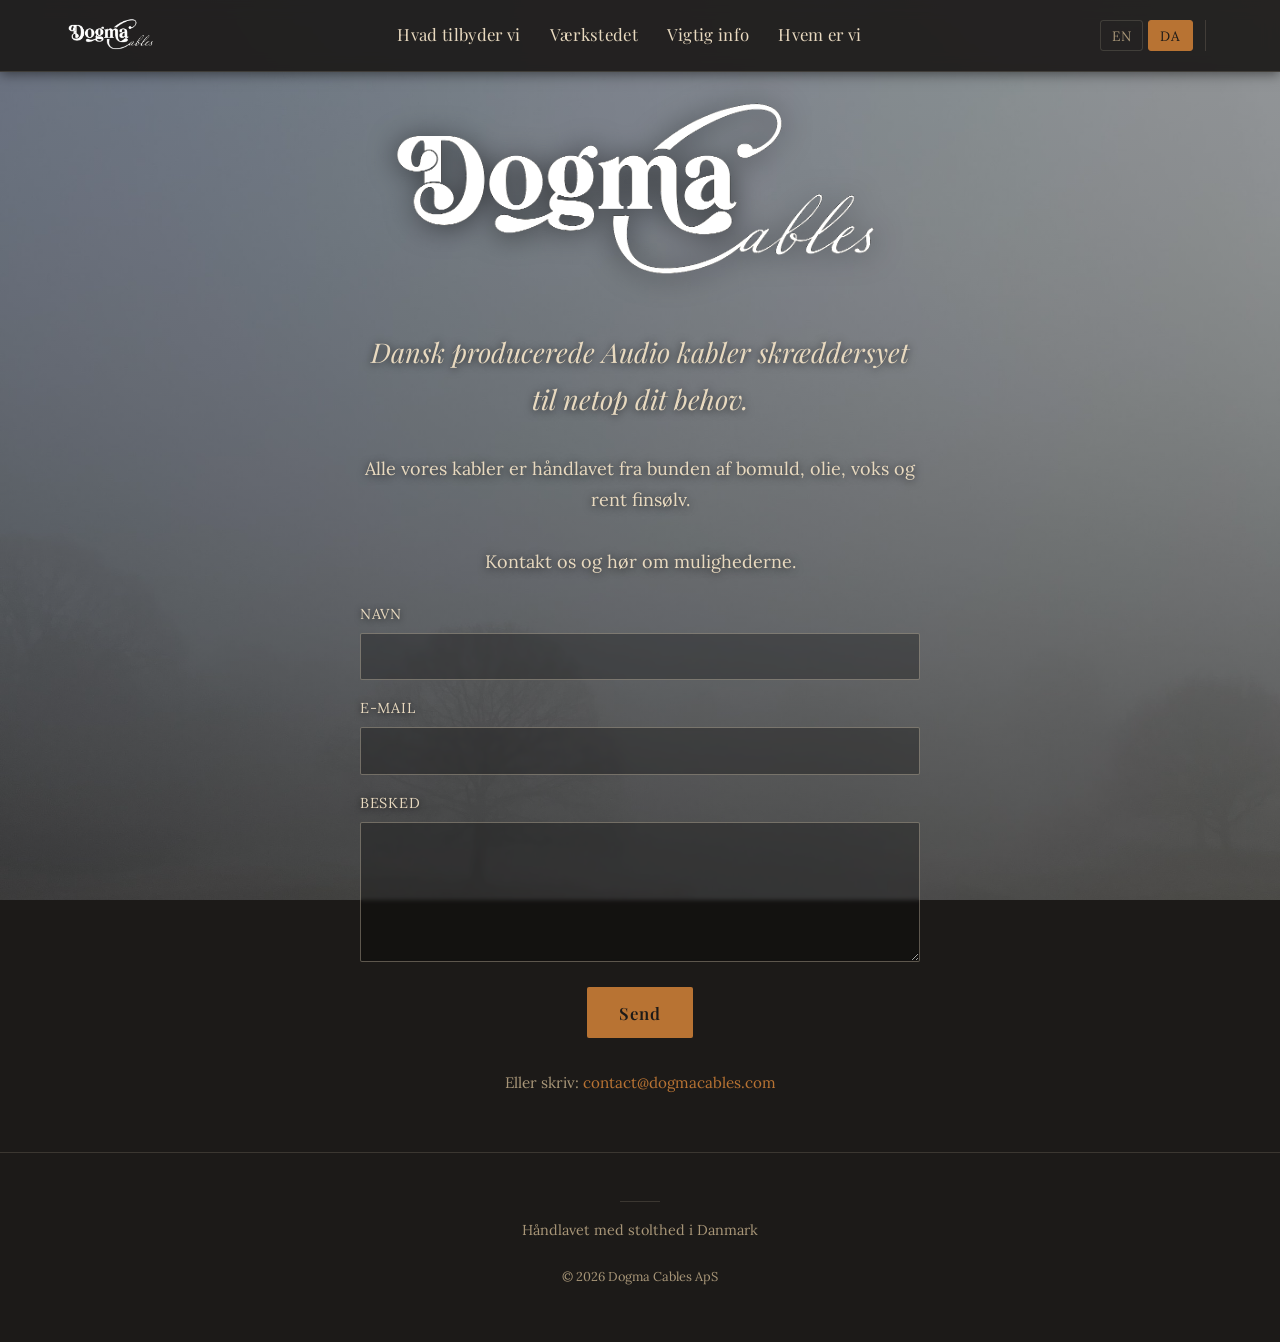
<file: index.html>
<!DOCTYPE html>
<html lang="da">
<head>
  <meta charset="UTF-8">
  <meta name="viewport" content="width=device-width, initial-scale=1.0">
  <link rel="icon" type="image/png" sizes="32x32" href="img/favicon-32.png">
  <link rel="apple-touch-icon" sizes="180x180" href="img/favicon-180.png">
  <meta name="description"
        data-en="Dogma Cables. Handmade audio cables. Coming this summer."
        data-da="Dogma Cables. Håndlavede lydkabler. Kommer denne sommer."
        content="Dogma Cables. Håndlavede lydkabler. Kommer denne sommer.">
  <title data-en="Dogma Cables — Coming this summer"
         data-da="Dogma Cables — Kommer denne sommer">Dogma Cables — Kommer denne sommer</title>
  <link rel="preconnect" href="https://fonts.googleapis.com">
  <link rel="preconnect" href="https://fonts.gstatic.com" crossorigin>
  <link href="https://fonts.googleapis.com/css2?family=Playfair+Display:ital,wght@0,400;0,700;1,400;1,700&family=Lora:ital,wght@0,400;0,500;0,600;1,400&display=swap" rel="stylesheet">
  <link rel="stylesheet" href="css/base.css">
  <link rel="stylesheet" href="css/themes.css">
  <script src="js/lang.js" defer></script>
</head>
<body class="theme-dark page-home">

  <header class="site-header">
    <div class="header-inner">
      <a href="index.html" class="header-logo" aria-label="Dogma Cables">
        <img src="img/dogma-logo.png" alt="Dogma Cables">
      </a>
      <nav class="main-nav" aria-label="Main">
        <a href="produktion.html" data-en="What we offer" data-da="Hvad tilbyder vi">Hvad tilbyder vi</a>
        <a href="services.html" data-en="Workshop" data-da="Værkstedet">Værkstedet</a>
        <a href="info.html" data-en="Important info" data-da="Vigtig info">Vigtig info</a>
        <a href="about.html" data-en="About us" data-da="Hvem er vi">Hvem er vi</a>
      </nav>
      <div class="lang-switcher" aria-label="Language">
        <button data-lang="en" type="button">EN</button>
        <button data-lang="da" type="button">DA</button>
      </div>
    </div>
  </header>

  <main class="hero hero-image">
    <div class="hero-inner">
      <img src="img/dogma-logo.png" alt="Dogma Cables" class="hero-logo">
      <div class="hero-intro">
        <p class="contact-intro contact-intro-lead"
           data-en="Danish-made audio cables tailored to your needs."
           data-da="Dansk producerede Audio kabler skræddersyet til netop dit behov.">Dansk producerede Audio kabler skræddersyet til netop dit behov.</p>
        <p class="contact-intro"
           data-en="Every cable is handmade from the ground up using cotton, oil, wax and pure fine silver."
           data-da="Alle vores kabler er håndlavet fra bunden af bomuld, olie, voks og rent finsølv.">Alle vores kabler er håndlavet fra bunden af bomuld, olie, voks og rent finsølv.</p>
        <p class="contact-intro"
           data-en="Get in touch to hear about the options."
           data-da="Kontakt os og hør om mulighederne.">Kontakt os og hør om mulighederne.</p>
      </div>
    </div>
  </main>

  <section class="contact home-contact" id="contact">
    <div class="container">
      <form class="contact-form" novalidate>
        <div>
          <label for="name" data-en="Name" data-da="Navn">Navn</label>
          <input type="text" id="name" name="name" required>
        </div>
        <div>
          <label for="email" data-en="Email" data-da="E-mail">E-mail</label>
          <input type="email" id="email" name="email" required>
        </div>
        <div>
          <label for="message" data-en="Message" data-da="Besked">Besked</label>
          <textarea id="message" name="message" required></textarea>
        </div>
        <div class="form-status" role="status" aria-live="polite"></div>
        <button type="submit" data-en="Send" data-da="Send">Send</button>
      </form>

      <p class="contact-direct">
        <span data-en="Or write:" data-da="Eller skriv:">Eller skriv:</span>
        <a href="mailto:contact@dogmacables.com">contact@dogmacables.com</a>
      </p>
    </div>
  </section>

  <footer>
    <hr class="footer-rule">
    <p data-en="Handmade with pride in Denmark" data-da="Håndlavet med stolthed i Danmark">Håndlavet med stolthed i Danmark</p>
    <p class="footer-copyright">&copy; 2026 Dogma Cables ApS</p>
  </footer>

  <script src="js/form.js"></script>
</body>
</html>
</file>
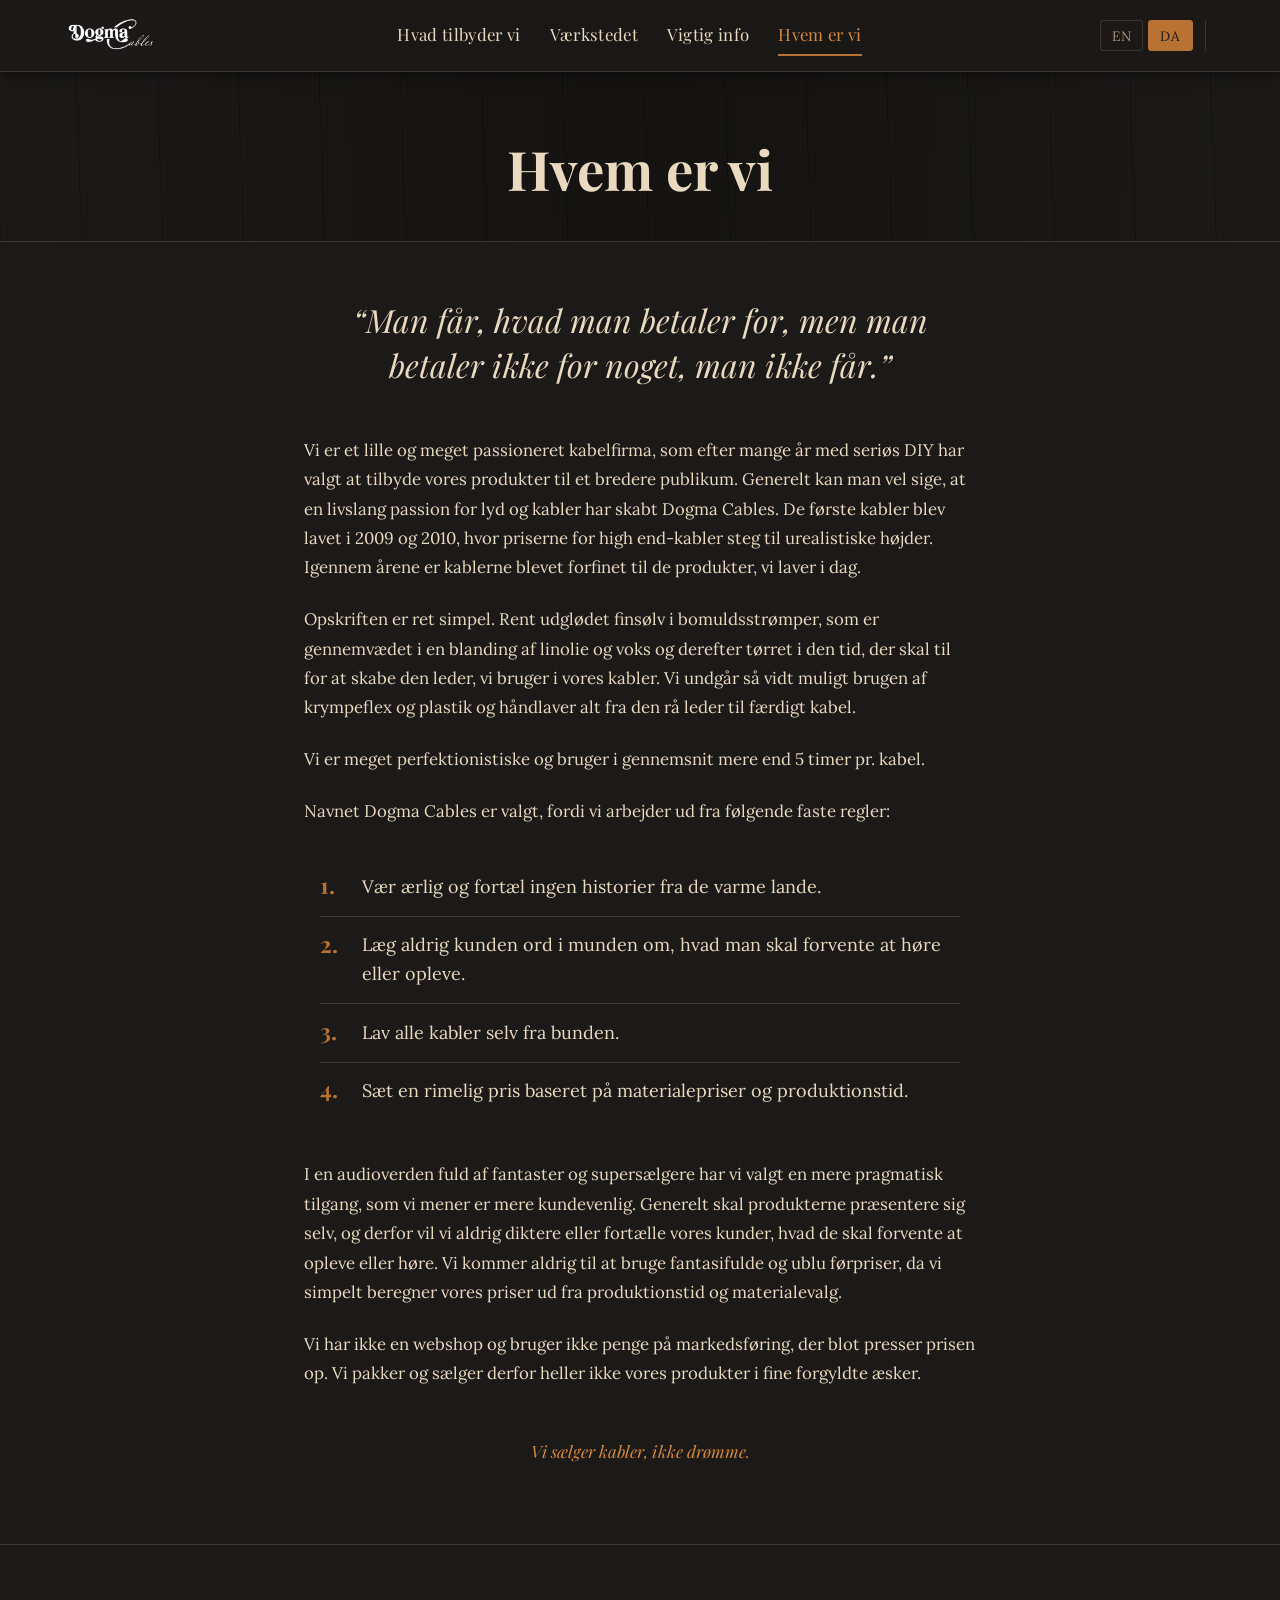
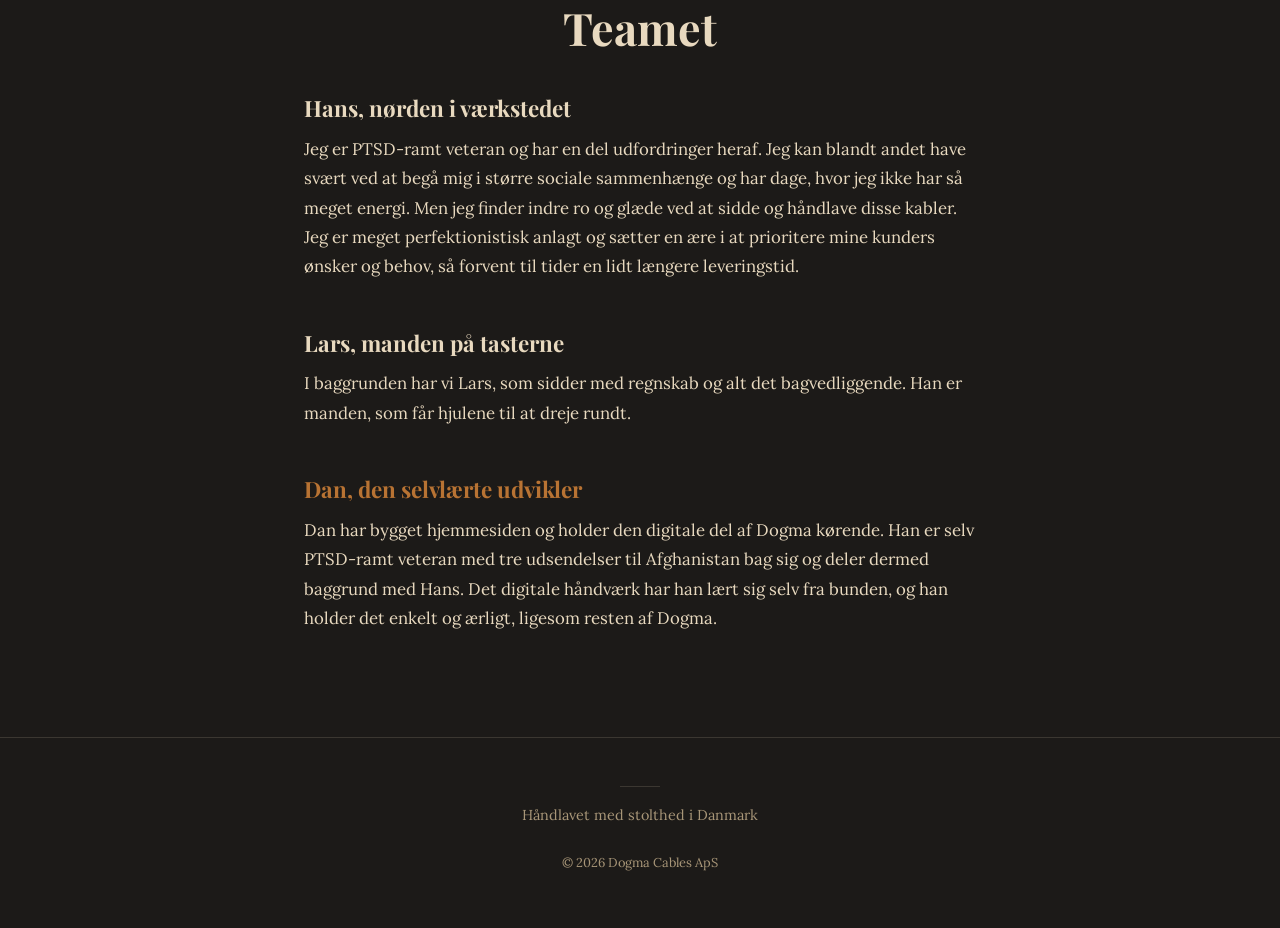
<file: about.html>
<!DOCTYPE html>
<html lang="da">
<head>
  <meta charset="UTF-8">
  <meta name="viewport" content="width=device-width, initial-scale=1.0">
  <link rel="icon" type="image/png" sizes="32x32" href="img/favicon-32.png">
  <link rel="apple-touch-icon" sizes="180x180" href="img/favicon-180.png">
  <meta name="description"
        data-en="About Dogma Cables. A small, passionate cable company in Silkeborg, Denmark, handcrafting audio cables from pure annealed fine silver, cotton, linseed oil and wax."
        data-da="Om Dogma Cables. Et lille passioneret kabelfirma i Silkeborg, der håndlaver lydkabler af rent udglødet finsølv, bomuld, linolie og voks."
        content="Om Dogma Cables. Et lille passioneret kabelfirma i Silkeborg, der håndlaver lydkabler af rent udglødet finsølv, bomuld, linolie og voks.">
  <title data-en="About us — Dogma Cables"
         data-da="Hvem er vi — Dogma Cables">Hvem er vi — Dogma Cables</title>
  <link rel="preconnect" href="https://fonts.googleapis.com">
  <link rel="preconnect" href="https://fonts.gstatic.com" crossorigin>
  <link href="https://fonts.googleapis.com/css2?family=Playfair+Display:ital,wght@0,400;0,700;1,400;1,700&family=Lora:ital,wght@0,400;0,500;0,600;1,400&display=swap" rel="stylesheet">
  <link rel="stylesheet" href="css/base.css">
  <link rel="stylesheet" href="css/themes.css">
  <script src="js/lang.js" defer></script>
</head>
<body class="theme-dark">

  <header class="site-header">
    <div class="header-inner">
      <a href="index.html" class="header-logo" aria-label="Dogma Cables">
        <img src="img/dogma-logo.png" alt="Dogma Cables">
      </a>
      <nav class="main-nav" aria-label="Main">
        <a href="produktion.html" data-en="What we offer" data-da="Hvad tilbyder vi">Hvad tilbyder vi</a>
        <a href="services.html" data-en="Workshop" data-da="Værkstedet">Værkstedet</a>
        <a href="info.html" data-en="Important info" data-da="Vigtig info">Vigtig info</a>
        <a href="about.html" class="active" data-en="About us" data-da="Hvem er vi">Hvem er vi</a>
      </nav>
      <div class="lang-switcher" aria-label="Language">
        <button data-lang="en" type="button">EN</button>
        <button data-lang="da" type="button">DA</button>
      </div>
    </div>
  </header>

  <main>
    <section class="page-header">
      <h1 data-en="About us" data-da="Hvem er vi">Hvem er vi</h1>
    </section>

    <section class="about">
      <div class="container">
        <blockquote class="about-lead">
          <span data-en="“You get what you pay for, but you do not pay for what you do not get.”"
                data-da="“Man får, hvad man betaler for, men man betaler ikke for noget, man ikke får.”">“Man får, hvad man betaler for, men man betaler ikke for noget, man ikke får.”</span>
        </blockquote>

        <p data-en="We are a small and very passionate cable company that, after many years of serious DIY work, has decided to offer our products to a wider audience. You could say a lifelong passion for sound and cables is what created Dogma Cables. The first cables were made in 2009 and 2010, when prices for high-end cables had risen to unrealistic levels. Over the years the cables have been refined into the products we make today."
           data-da="Vi er et lille og meget passioneret kabelfirma, som efter mange år med seriøs DIY har valgt at tilbyde vores produkter til et bredere publikum. Generelt kan man vel sige, at en livslang passion for lyd og kabler har skabt Dogma Cables. De første kabler blev lavet i 2009 og 2010, hvor priserne for high end-kabler steg til urealistiske højder. Igennem årene er kablerne blevet forfinet til de produkter, vi laver i dag.">Vi er et lille og meget passioneret kabelfirma, som efter mange år med seriøs DIY har valgt at tilbyde vores produkter til et bredere publikum. Generelt kan man vel sige, at en livslang passion for lyd og kabler har skabt Dogma Cables. De første kabler blev lavet i 2009 og 2010, hvor priserne for high end-kabler steg til urealistiske højder. Igennem årene er kablerne blevet forfinet til de produkter, vi laver i dag.</p>

        <p data-en="The recipe is fairly simple. Pure annealed fine silver wrapped in cotton stockings soaked in a blend of linseed oil and wax, then dried for as long as it takes to create the conductor we use in our cables. We avoid heat shrink and plastic wherever possible, and we handcraft everything from the raw conductor to the finished cable."
           data-da="Opskriften er ret simpel. Rent udglødet finsølv i bomuldsstrømper, som er gennemvædet i en blanding af linolie og voks og derefter tørret i den tid, der skal til for at skabe den leder, vi bruger i vores kabler. Vi undgår så vidt muligt brugen af krympeflex og plastik og håndlaver alt fra den rå leder til færdigt kabel.">Opskriften er ret simpel. Rent udglødet finsølv i bomuldsstrømper, som er gennemvædet i en blanding af linolie og voks og derefter tørret i den tid, der skal til for at skabe den leder, vi bruger i vores kabler. Vi undgår så vidt muligt brugen af krympeflex og plastik og håndlaver alt fra den rå leder til færdigt kabel.</p>

        <p data-en="We are perfectionists and spend on average more than 5 hours per cable."
           data-da="Vi er meget perfektionistiske og bruger i gennemsnit mere end 5 timer pr. kabel.">Vi er meget perfektionistiske og bruger i gennemsnit mere end 5 timer pr. kabel.</p>

        <p data-en="The name Dogma Cables was chosen because we work by these fixed rules:"
           data-da="Navnet Dogma Cables er valgt, fordi vi arbejder ud fra følgende faste regler:">Navnet Dogma Cables er valgt, fordi vi arbejder ud fra følgende faste regler:</p>

        <ol class="dogma-rules">
          <li data-en="Be honest, no tall tales."
              data-da="Vær ærlig og fortæl ingen historier fra de varme lande.">Vær ærlig og fortæl ingen historier fra de varme lande.</li>
          <li data-en="Never put words in the customer’s mouth about what to expect to hear or experience."
              data-da="Læg aldrig kunden ord i munden om, hvad man skal forvente at høre eller opleve.">Læg aldrig kunden ord i munden om, hvad man skal forvente at høre eller opleve.</li>
          <li data-en="Make all cables ourselves, from scratch."
              data-da="Lav alle kabler selv fra bunden.">Lav alle kabler selv fra bunden.</li>
          <li data-en="Set a fair price based on materials and production time."
              data-da="Sæt en rimelig pris baseret på materialepriser og produktionstid.">Sæt en rimelig pris baseret på materialepriser og produktionstid.</li>
        </ol>

        <p data-en="In an audio world full of fantasists and slick salespeople, we have chosen a more pragmatic approach we believe is more customer friendly. The products should speak for themselves, so we will never dictate or tell our customers what to expect to hear or experience. We will never use inflated list prices, because we simply calculate our prices from production time and choice of materials."
           data-da="I en audioverden fuld af fantaster og supersælgere har vi valgt en mere pragmatisk tilgang, som vi mener er mere kundevenlig. Generelt skal produkterne præsentere sig selv, og derfor vil vi aldrig diktere eller fortælle vores kunder, hvad de skal forvente at opleve eller høre. Vi kommer aldrig til at bruge fantasifulde og ublu førpriser, da vi simpelt beregner vores priser ud fra produktionstid og materialevalg.">I en audioverden fuld af fantaster og supersælgere har vi valgt en mere pragmatisk tilgang, som vi mener er mere kundevenlig. Generelt skal produkterne præsentere sig selv, og derfor vil vi aldrig diktere eller fortælle vores kunder, hvad de skal forvente at opleve eller høre. Vi kommer aldrig til at bruge fantasifulde og ublu førpriser, da vi simpelt beregner vores priser ud fra produktionstid og materialevalg.</p>

        <p data-en="We do not run a webshop and we do not spend money on marketing that only pushes the price up. We do not package and sell our products in fancy gold-plated boxes either."
           data-da="Vi har ikke en webshop og bruger ikke penge på markedsføring, der blot presser prisen op. Vi pakker og sælger derfor heller ikke vores produkter i fine forgyldte æsker.">Vi har ikke en webshop og bruger ikke penge på markedsføring, der blot presser prisen op. Vi pakker og sælger derfor heller ikke vores produkter i fine forgyldte æsker.</p>

        <p class="about-tagline"
           data-en="We sell cables, not dreams."
           data-da="Vi sælger kabler, ikke drømme.">Vi sælger kabler, ikke drømme.</p>
      </div>
    </section>

    <section class="team">
      <div class="container">
        <h2 class="team-heading"
            data-en="The team"
            data-da="Teamet">Teamet</h2>

        <div class="team-member">
          <h3 data-en="Hans, the workshop nerd"
              data-da="Hans, nørden i værkstedet">Hans, nørden i værkstedet</h3>
          <p data-en="I am a veteran with PTSD and live with the challenges that come with it. Larger social settings can be difficult, and some days my energy is low. But I find calm and joy in sitting down and handcrafting these cables. I am a perfectionist and take pride in prioritising my customers’ wishes and needs, so expect a slightly longer lead time at times."
             data-da="Jeg er PTSD-ramt veteran og har en del udfordringer heraf. Jeg kan blandt andet have svært ved at begå mig i større sociale sammenhænge og har dage, hvor jeg ikke har så meget energi. Men jeg finder indre ro og glæde ved at sidde og håndlave disse kabler. Jeg er meget perfektionistisk anlagt og sætter en ære i at prioritere mine kunders ønsker og behov, så forvent til tider en lidt længere leveringstid.">Jeg er PTSD-ramt veteran og har en del udfordringer heraf. Jeg kan blandt andet have svært ved at begå mig i større sociale sammenhænge og har dage, hvor jeg ikke har så meget energi. Men jeg finder indre ro og glæde ved at sidde og håndlave disse kabler. Jeg er meget perfektionistisk anlagt og sætter en ære i at prioritere mine kunders ønsker og behov, så forvent til tider en lidt længere leveringstid.</p>
        </div>

        <div class="team-member">
          <h3 data-en="Lars, the man at the keyboard"
              data-da="Lars, manden på tasterne">Lars, manden på tasterne</h3>
          <p data-en="In the background we have Lars, who handles the accounts and everything behind the scenes. He is the one who keeps the wheels turning."
             data-da="I baggrunden har vi Lars, som sidder med regnskab og alt det bagvedliggende. Han er manden, som får hjulene til at dreje rundt.">I baggrunden har vi Lars, som sidder med regnskab og alt det bagvedliggende. Han er manden, som får hjulene til at dreje rundt.</p>
        </div>

        <div class="team-member">
          <h3>
            <a href="https://www.holmstadit.dk" target="_blank" rel="noopener"
               data-en="Dan, the self-taught developer"
               data-da="Dan, den selvlærte udvikler">Dan, den selvlærte udvikler</a>
          </h3>
          <p data-en="Dan built this website and keeps the digital side of Dogma running. He is himself a veteran with PTSD and three deployments to Afghanistan behind him, so he shares that background with Hans. The digital craft is self-taught from the ground up, and he keeps it plain and honest, the same way the rest of Dogma works."
             data-da="Dan har bygget hjemmesiden og holder den digitale del af Dogma kørende. Han er selv PTSD-ramt veteran med tre udsendelser til Afghanistan bag sig og deler dermed baggrund med Hans. Det digitale håndværk har han lært sig selv fra bunden, og han holder det enkelt og ærligt, ligesom resten af Dogma.">Dan har bygget hjemmesiden og holder den digitale del af Dogma kørende. Han er selv PTSD-ramt veteran med tre udsendelser til Afghanistan bag sig og deler dermed baggrund med Hans. Det digitale håndværk har han lært sig selv fra bunden, og han holder det enkelt og ærligt, ligesom resten af Dogma.</p>
        </div>
      </div>
    </section>
  </main>

  <footer>
    <hr class="footer-rule">
    <p data-en="Handmade with pride in Denmark" data-da="Håndlavet med stolthed i Danmark">Håndlavet med stolthed i Danmark</p>
    <p class="footer-copyright">&copy; 2026 Dogma Cables ApS</p>
  </footer>

</body>
</html>
</file>
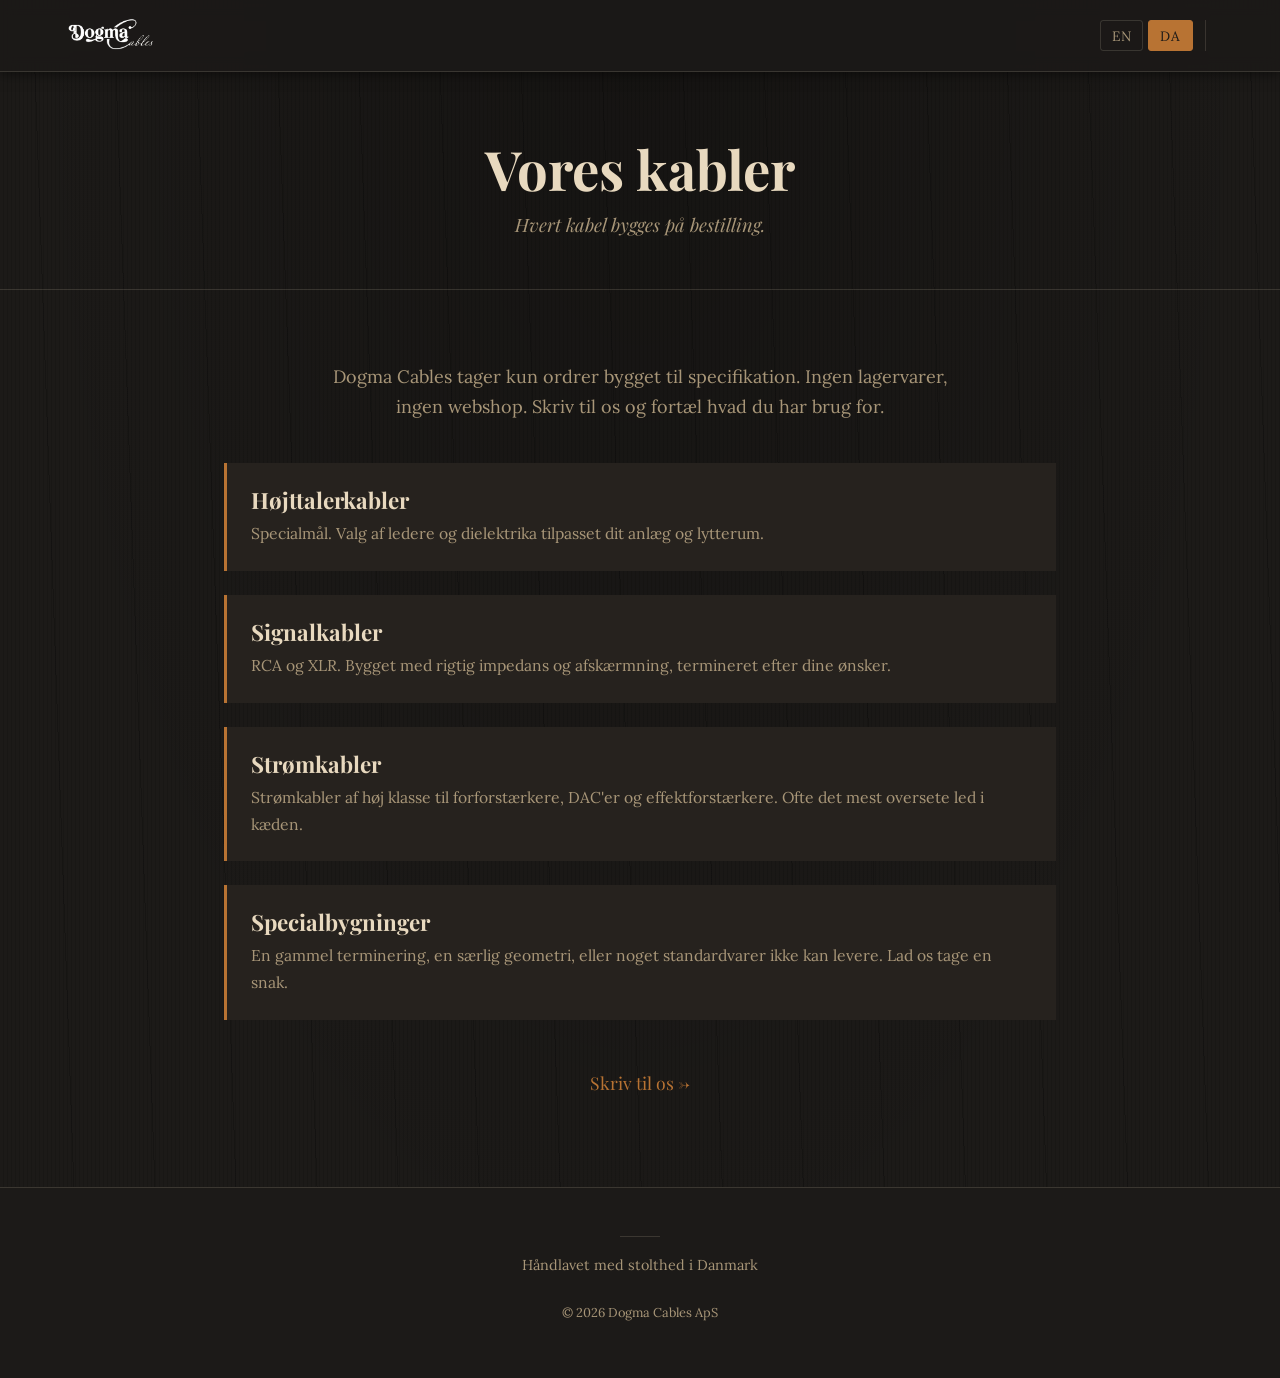
<file: cables.html>
<!DOCTYPE html>
<html lang="da">
<head>
  <meta charset="UTF-8">
  <meta name="viewport" content="width=device-width, initial-scale=1.0">
  <link rel="icon" type="image/png" sizes="32x32" href="img/favicon-32.png">
  <link rel="apple-touch-icon" sizes="180x180" href="img/favicon-180.png">
  <meta name="description"
        data-en="Speaker, signal, and power cables built to order at Dogma Cables."
        data-da="Højttaler-, signal- og strømkabler bygget på bestilling hos Dogma Cables."
        content="Højttaler-, signal- og strømkabler bygget på bestilling hos Dogma Cables.">
  <title data-en="Cables — Dogma Cables"
         data-da="Kabler — Dogma Cables">Kabler — Dogma Cables</title>
  <link rel="preconnect" href="https://fonts.googleapis.com">
  <link rel="preconnect" href="https://fonts.gstatic.com" crossorigin>
  <link href="https://fonts.googleapis.com/css2?family=Playfair+Display:ital,wght@0,400;0,700;1,400;1,700&family=Lora:ital,wght@0,400;0,500;0,600;1,400&display=swap" rel="stylesheet">
  <link rel="stylesheet" href="css/base.css">
  <link rel="stylesheet" href="css/themes.css">
  <script src="js/lang.js" defer></script>
</head>
<body class="theme-dark">

  <header class="site-header">
    <div class="header-inner">
      <a href="index.html" class="header-logo" aria-label="Dogma Cables">
        <img src="img/dogma-logo.png" alt="Dogma Cables">
      </a>
      <div class="lang-switcher" aria-label="Language">
        <button data-lang="en" type="button">EN</button>
        <button data-lang="da" type="button">DA</button>
      </div>
    </div>
  </header>

  <main>
    <section class="page-header">
      <h1 data-en="Our Cables" data-da="Vores kabler">Vores kabler</h1>
      <p class="subtitle"
         data-en="Each cable made to order."
         data-da="Hvert kabel bygges på bestilling.">Hvert kabel bygges på bestilling.</p>
    </section>

    <section class="products">
      <div class="container">
        <p class="products-intro"
           data-en="Dogma Cables only takes orders built to spec. No stock production, no webshop. Get in touch and tell us what you need."
           data-da="Dogma Cables tager kun ordrer bygget til specifikation. Ingen lagervarer, ingen webshop. Skriv til os og fortæl hvad du har brug for.">Dogma Cables tager kun ordrer bygget til specifikation. Ingen lagervarer, ingen webshop. Skriv til os og fortæl hvad du har brug for.</p>

        <ul class="products-list">
          <li class="product-item">
            <h3 data-en="Speaker Cables" data-da="Højttalerkabler">Højttalerkabler</h3>
            <p data-en="Custom lengths. Choice of conductors and dielectrics matched to your system and listening room."
               data-da="Specialmål. Valg af ledere og dielektrika tilpasset dit anlæg og lytterum.">Specialmål. Valg af ledere og dielektrika tilpasset dit anlæg og lytterum.</p>
          </li>
          <li class="product-item">
            <h3 data-en="Signal Cables" data-da="Signalkabler">Signalkabler</h3>
            <p data-en="RCA and XLR. Built to the right impedance and shielding, terminated to your wishes."
               data-da="RCA og XLR. Bygget med rigtig impedans og afskærmning, termineret efter dine ønsker.">RCA og XLR. Bygget med rigtig impedans og afskærmning, termineret efter dine ønsker.</p>
          </li>
          <li class="product-item">
            <h3 data-en="Power Cables" data-da="Strømkabler">Strømkabler</h3>
            <p data-en="High-grade mains leads for preamps, DACs, and power amps. Often the most overlooked link in the chain."
               data-da="Strømkabler af høj klasse til forforstærkere, DAC'er og effektforstærkere. Ofte det mest oversete led i kæden.">Strømkabler af høj klasse til forforstærkere, DAC'er og effektforstærkere. Ofte det mest oversete led i kæden.</p>
          </li>
          <li class="product-item">
            <h3 data-en="Special Builds" data-da="Specialbygninger">Specialbygninger</h3>
            <p data-en="An old termination, a particular geometry, or something off-the-shelf cannot deliver. Let's talk it through."
               data-da="En gammel terminering, en særlig geometri, eller noget standardvarer ikke kan levere. Lad os tage en snak.">En gammel terminering, en særlig geometri, eller noget standardvarer ikke kan levere. Lad os tage en snak.</p>
          </li>
        </ul>

        <p class="products-cta">
          <a href="contact.html" data-en="Get in touch →" data-da="Skriv til os →">Skriv til os →</a>
        </p>
      </div>
    </section>
  </main>

  <footer>
    <hr class="footer-rule">
    <p data-en="Handmade with pride in Denmark" data-da="Håndlavet med stolthed i Danmark">Håndlavet med stolthed i Danmark</p>
    <p class="footer-copyright">&copy; 2026 Dogma Cables ApS</p>
  </footer>

</body>
</html>
</file>
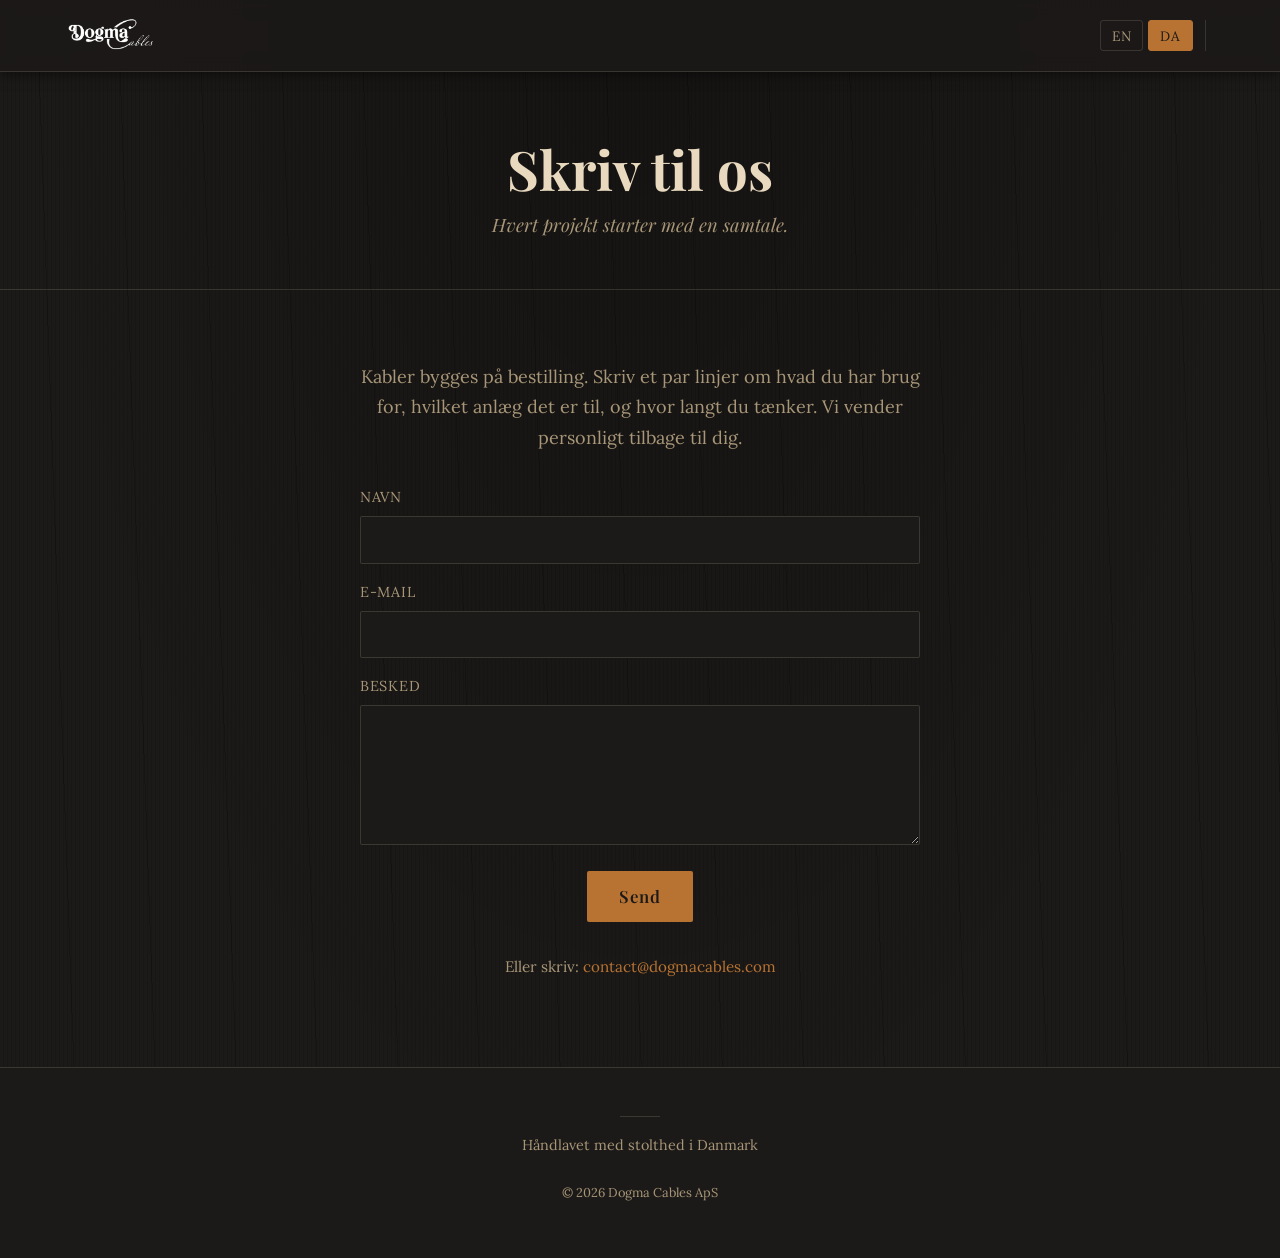
<file: contact.html>
<!DOCTYPE html>
<html lang="da">
<head>
  <meta charset="UTF-8">
  <meta name="viewport" content="width=device-width, initial-scale=1.0">
  <link rel="icon" type="image/png" sizes="32x32" href="img/favicon-32.png">
  <link rel="apple-touch-icon" sizes="180x180" href="img/favicon-180.png">
  <meta name="description"
        data-en="Contact Dogma Cables. Phone, email, or contact form."
        data-da="Kontakt Dogma Cables. Telefon, e-mail eller kontaktformular."
        content="Kontakt Dogma Cables. Telefon, e-mail eller kontaktformular.">
  <title data-en="Contact — Dogma Cables"
         data-da="Kontakt — Dogma Cables">Kontakt — Dogma Cables</title>
  <link rel="preconnect" href="https://fonts.googleapis.com">
  <link rel="preconnect" href="https://fonts.gstatic.com" crossorigin>
  <link href="https://fonts.googleapis.com/css2?family=Playfair+Display:ital,wght@0,400;0,700;1,400;1,700&family=Lora:ital,wght@0,400;0,500;0,600;1,400&display=swap" rel="stylesheet">
  <link rel="stylesheet" href="css/base.css">
  <link rel="stylesheet" href="css/themes.css">
  <script src="js/lang.js" defer></script>
</head>
<body class="theme-dark">

  <header class="site-header">
    <div class="header-inner">
      <a href="index.html" class="header-logo" aria-label="Dogma Cables">
        <img src="img/dogma-logo.png" alt="Dogma Cables">
      </a>
      <div class="lang-switcher" aria-label="Language">
        <button data-lang="en" type="button">EN</button>
        <button data-lang="da" type="button">DA</button>
      </div>
    </div>
  </header>

  <main>
    <section class="page-header">
      <h1 data-en="Get in touch" data-da="Skriv til os">Skriv til os</h1>
      <p class="subtitle"
         data-en="Every project starts with a conversation."
         data-da="Hvert projekt starter med en samtale.">Hvert projekt starter med en samtale.</p>
    </section>

    <section class="contact">
      <div class="container">
        <p class="contact-intro"
           data-en="Cables are built to order. Write a few lines about what you need, what system it's for, and how long you're thinking. We will get back to you personally."
           data-da="Kabler bygges på bestilling. Skriv et par linjer om hvad du har brug for, hvilket anlæg det er til, og hvor langt du tænker. Vi vender personligt tilbage til dig.">Kabler bygges på bestilling. Skriv et par linjer om hvad du har brug for, hvilket anlæg det er til, og hvor langt du tænker. Vi vender personligt tilbage til dig.</p>

        <form class="contact-form" novalidate>
          <div>
            <label for="name" data-en="Name" data-da="Navn">Navn</label>
            <input type="text" id="name" name="name" required>
          </div>
          <div>
            <label for="email" data-en="Email" data-da="E-mail">E-mail</label>
            <input type="email" id="email" name="email" required>
          </div>
          <div>
            <label for="message" data-en="Message" data-da="Besked">Besked</label>
            <textarea id="message" name="message" required></textarea>
          </div>
          <div class="form-status" role="status" aria-live="polite"></div>
          <button type="submit" data-en="Send" data-da="Send">Send</button>
        </form>

        <p class="contact-direct">
          <span data-en="Or write:" data-da="Eller skriv:">Eller skriv:</span>
          <a href="mailto:contact@dogmacables.com">contact@dogmacables.com</a>
        </p>
      </div>
    </section>
  </main>

  <footer>
    <hr class="footer-rule">
    <p data-en="Handmade with pride in Denmark" data-da="Håndlavet med stolthed i Danmark">Håndlavet med stolthed i Danmark</p>
    <p class="footer-copyright">&copy; 2026 Dogma Cables ApS</p>
  </footer>

  <script src="js/form.js"></script>
</body>
</html>
</file>
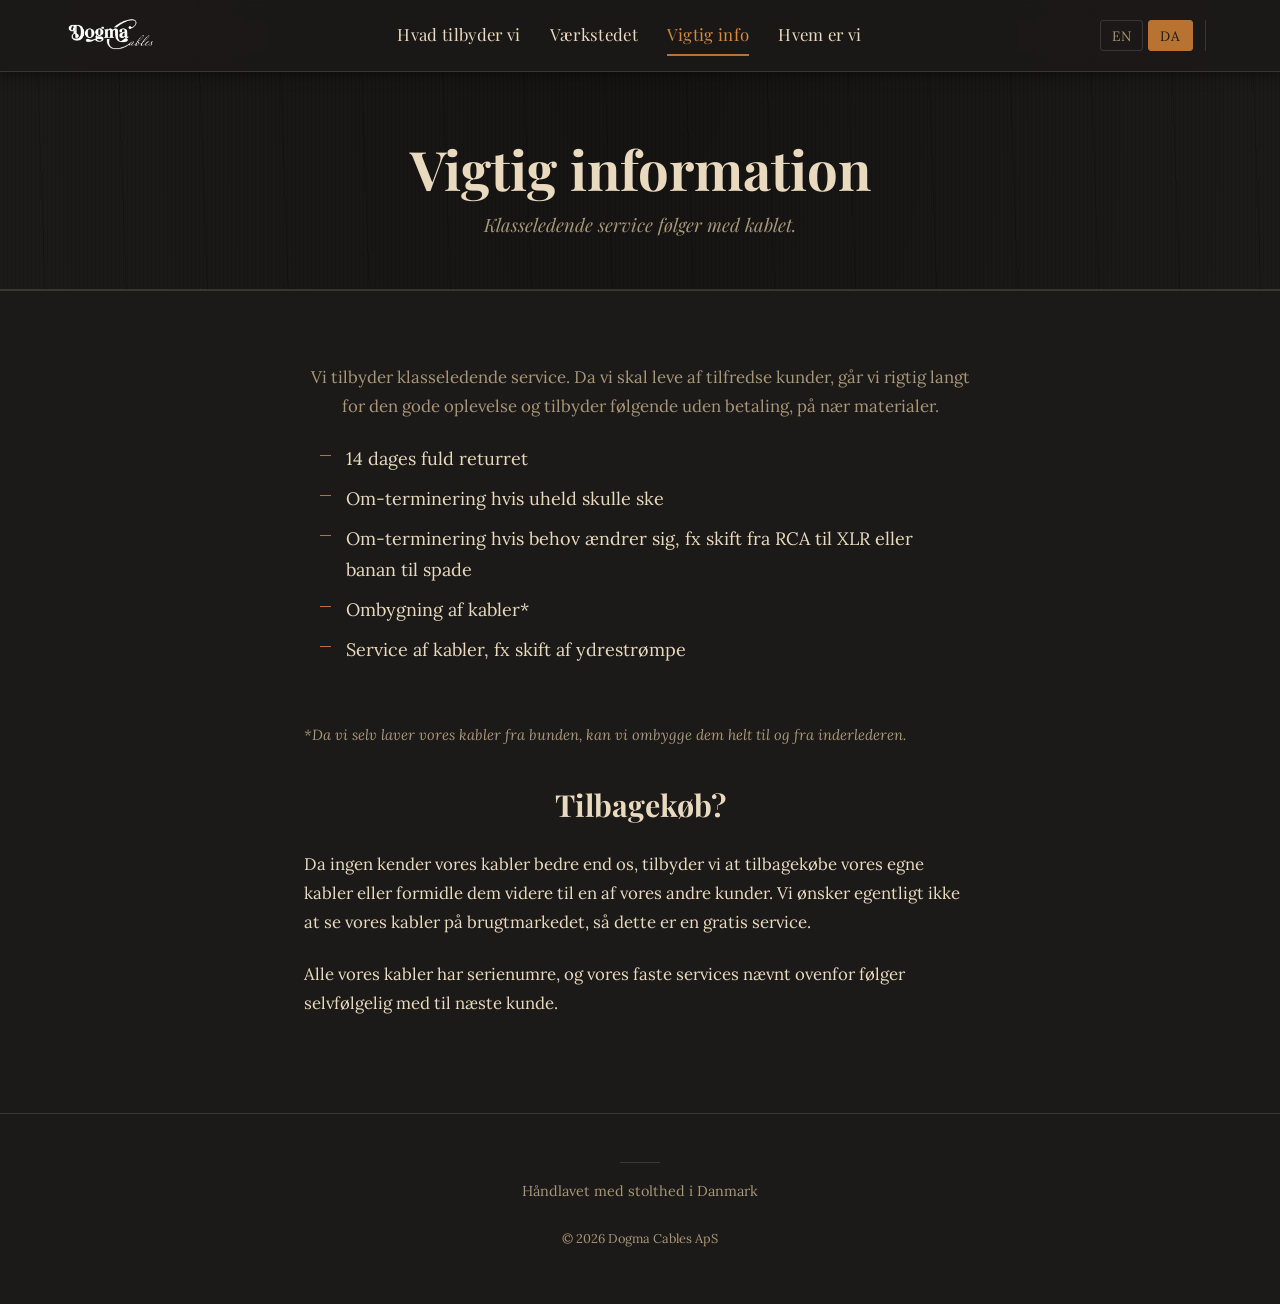
<file: info.html>
<!DOCTYPE html>
<html lang="da">
<head>
  <meta charset="UTF-8">
  <meta name="viewport" content="width=device-width, initial-scale=1.0">
  <link rel="icon" type="image/png" sizes="32x32" href="img/favicon-32.png">
  <link rel="apple-touch-icon" sizes="180x180" href="img/favicon-180.png">
  <meta name="description"
        data-en="Important information from Dogma Cables. Class-leading service: 14-day return, free re-termination, cable rebuilds, sleeve servicing, and buy-back."
        data-da="Vigtig information fra Dogma Cables. Klasseledende service: 14 dages returret, gratis om-terminering, ombygning, service af kabler og tilbagekøb."
        content="Vigtig information fra Dogma Cables. Klasseledende service: 14 dages returret, gratis om-terminering, ombygning, service af kabler og tilbagekøb.">
  <title data-en="Important info — Dogma Cables"
         data-da="Vigtig info — Dogma Cables">Vigtig info — Dogma Cables</title>
  <link rel="preconnect" href="https://fonts.googleapis.com">
  <link rel="preconnect" href="https://fonts.gstatic.com" crossorigin>
  <link href="https://fonts.googleapis.com/css2?family=Playfair+Display:ital,wght@0,400;0,700;1,400;1,700&family=Lora:ital,wght@0,400;0,500;0,600;1,400&display=swap" rel="stylesheet">
  <link rel="stylesheet" href="css/base.css">
  <link rel="stylesheet" href="css/themes.css">
  <script src="js/lang.js" defer></script>
</head>
<body class="theme-dark">

  <header class="site-header">
    <div class="header-inner">
      <a href="index.html" class="header-logo" aria-label="Dogma Cables">
        <img src="img/dogma-logo.png" alt="Dogma Cables">
      </a>
      <nav class="main-nav" aria-label="Main">
        <a href="produktion.html" data-en="What we offer" data-da="Hvad tilbyder vi">Hvad tilbyder vi</a>
        <a href="services.html" data-en="Workshop" data-da="Værkstedet">Værkstedet</a>
        <a href="info.html" class="active" data-en="Important info" data-da="Vigtig info">Vigtig info</a>
        <a href="about.html" data-en="About us" data-da="Hvem er vi">Hvem er vi</a>
      </nav>
      <div class="lang-switcher" aria-label="Language">
        <button data-lang="en" type="button">EN</button>
        <button data-lang="da" type="button">DA</button>
      </div>
    </div>
  </header>

  <main>
    <section class="page-header">
      <h1 data-en="Important information" data-da="Vigtig information">Vigtig information</h1>
      <p class="subtitle"
         data-en="Class-leading service comes with the cable."
         data-da="Klasseledende service følger med kablet.">Klasseledende service følger med kablet.</p>
    </section>

    <section class="services services-info">
      <div class="container">
        <p class="services-intro"
           data-en="We offer class-leading service. Because our business depends on happy customers, we go a long way for the good experience and offer the following at no charge beyond materials."
           data-da="Vi tilbyder klasseledende service. Da vi skal leve af tilfredse kunder, går vi rigtig langt for den gode oplevelse og tilbyder følgende uden betaling, på nær materialer.">Vi tilbyder klasseledende service. Da vi skal leve af tilfredse kunder, går vi rigtig langt for den gode oplevelse og tilbyder følgende uden betaling, på nær materialer.</p>

        <ul class="services-list">
          <li data-en="14 days full right of return"
              data-da="14 dages fuld returret">14 dages fuld returret</li>
          <li data-en="Re-termination if an accident happens"
              data-da="Om-terminering hvis uheld skulle ske">Om-terminering hvis uheld skulle ske</li>
          <li data-en="Re-termination if your needs change, e.g. swapping from RCA to XLR or banana to spade"
              data-da="Om-terminering hvis behov ændrer sig, fx skift fra RCA til XLR eller banan til spade">Om-terminering hvis behov ændrer sig, fx skift fra RCA til XLR eller banan til spade</li>
          <li data-en="Rebuilding of cables*"
              data-da="Ombygning af kabler*">Ombygning af kabler*</li>
          <li data-en="Cable servicing, e.g. replacing the outer sleeve"
              data-da="Service af kabler, fx skift af ydrestrømpe">Service af kabler, fx skift af ydrestrømpe</li>
        </ul>

        <p class="services-footnote"
           data-en="*Because we make our cables ourselves from scratch, we can rebuild them all the way down to and from the inner conductor."
           data-da="*Da vi selv laver vores kabler fra bunden, kan vi ombygge dem helt til og fra inderlederen.">*Da vi selv laver vores kabler fra bunden, kan vi ombygge dem helt til og fra inderlederen.</p>

        <h3 class="services-subheading"
            data-en="Buy-back?"
            data-da="Tilbagekøb?">Tilbagekøb?</h3>

        <p data-en="Because no one knows our cables better than we do, we offer to buy back our own cables, or pass them on to one of our other customers. We would rather not see our cables on the second-hand market, so this is a free service."
           data-da="Da ingen kender vores kabler bedre end os, tilbyder vi at tilbagekøbe vores egne kabler eller formidle dem videre til en af vores andre kunder. Vi ønsker egentligt ikke at se vores kabler på brugtmarkedet, så dette er en gratis service.">Da ingen kender vores kabler bedre end os, tilbyder vi at tilbagekøbe vores egne kabler eller formidle dem videre til en af vores andre kunder. Vi ønsker egentligt ikke at se vores kabler på brugtmarkedet, så dette er en gratis service.</p>

        <p data-en="All our cables have serial numbers, and the standard services listed above naturally carry over to the next owner."
           data-da="Alle vores kabler har serienumre, og vores faste services nævnt ovenfor følger selvfølgelig med til næste kunde.">Alle vores kabler har serienumre, og vores faste services nævnt ovenfor følger selvfølgelig med til næste kunde.</p>
      </div>
    </section>
  </main>

  <footer>
    <hr class="footer-rule">
    <p data-en="Handmade with pride in Denmark" data-da="Håndlavet med stolthed i Danmark">Håndlavet med stolthed i Danmark</p>
    <p class="footer-copyright">&copy; 2026 Dogma Cables ApS</p>
  </footer>

</body>
</html>
</file>
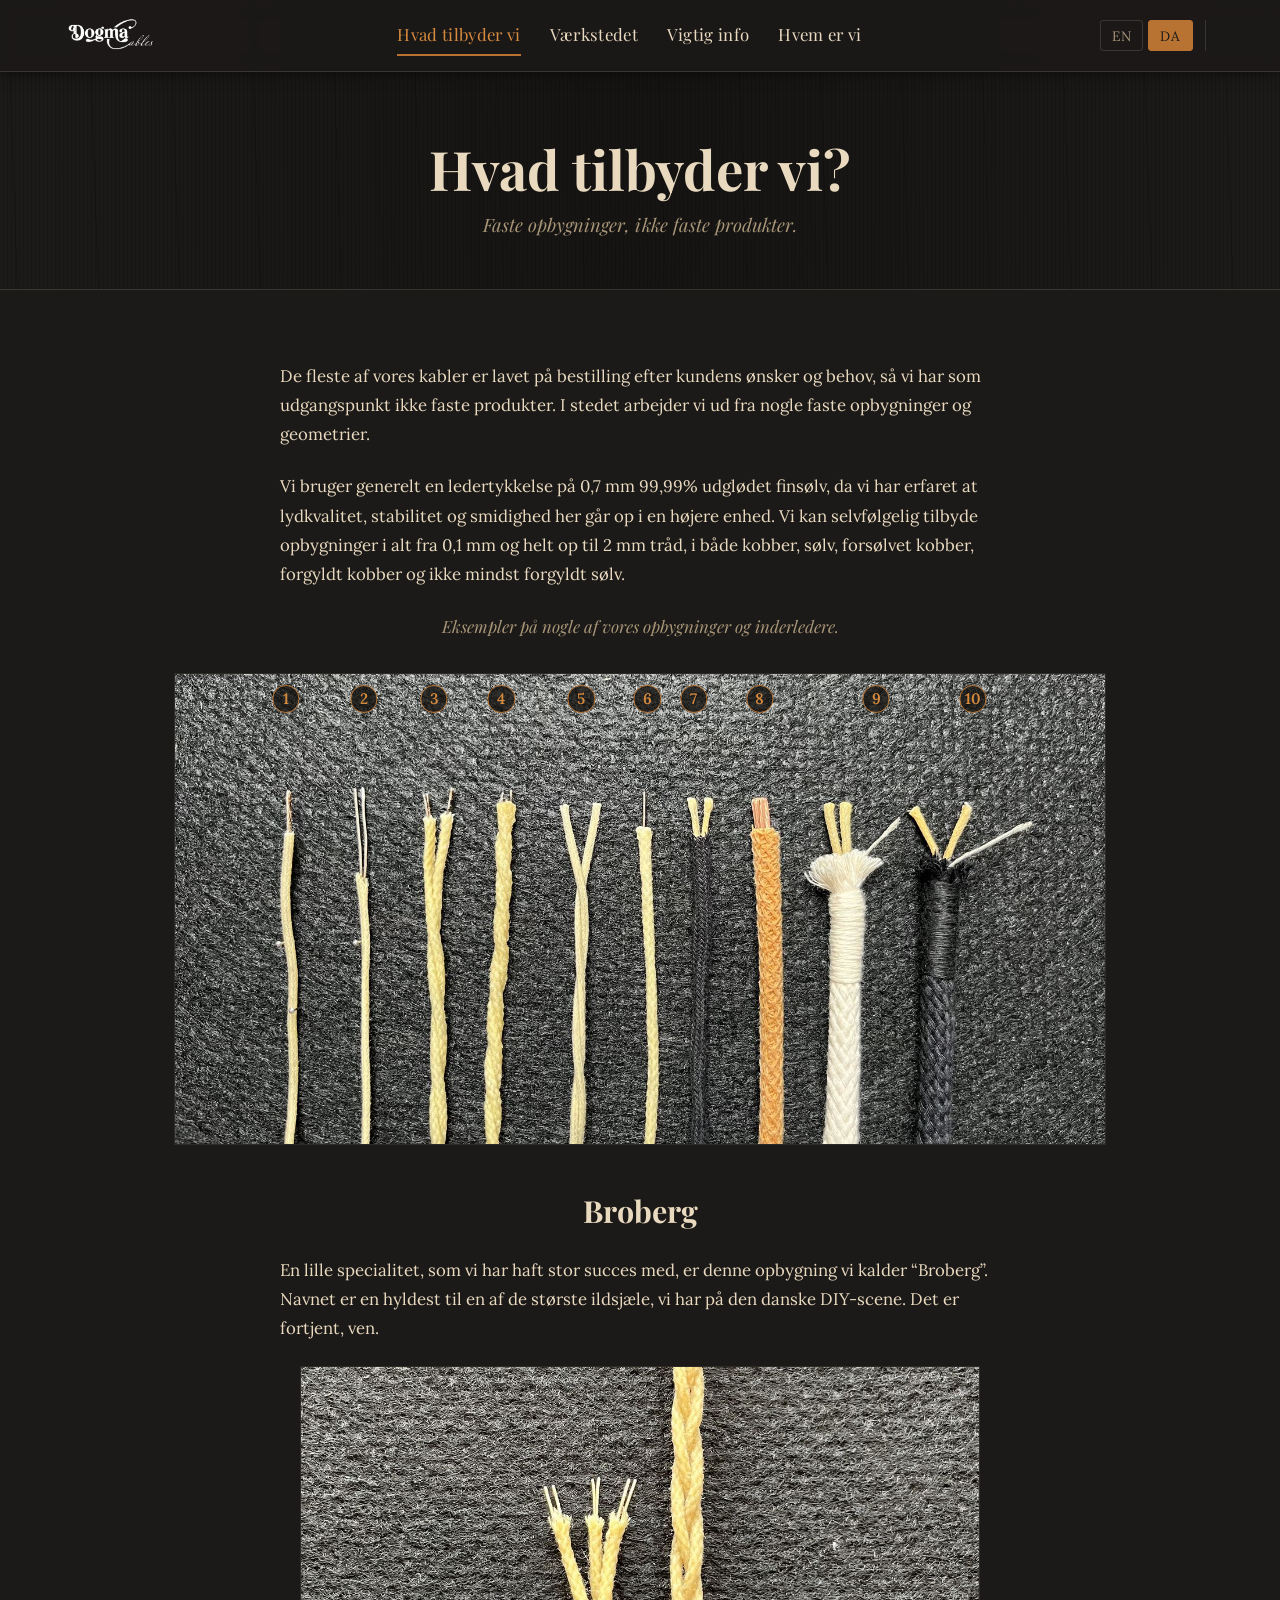
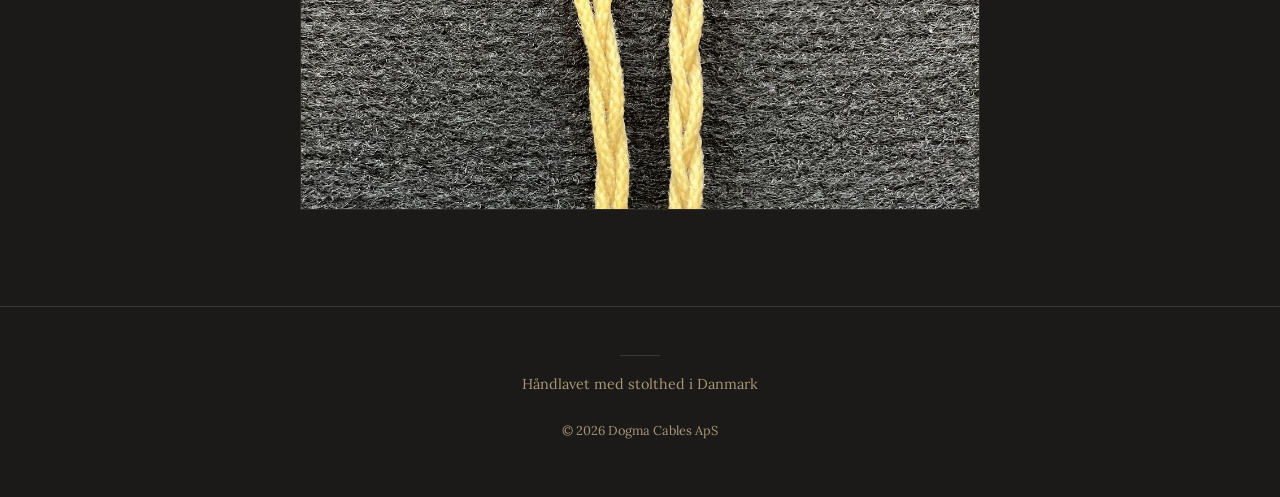
<file: produktion.html>
<!DOCTYPE html>
<html lang="da">
<head>
  <meta charset="UTF-8">
  <meta name="viewport" content="width=device-width, initial-scale=1.0">
  <link rel="icon" type="image/png" sizes="32x32" href="img/favicon-32.png">
  <link rel="apple-touch-icon" sizes="180x180" href="img/favicon-180.png">
  <meta name="description"
        data-en="What Dogma Cables offers: made-to-order cables built from fixed geometries, conductors from 0.1 to 2 mm in copper, silver, plated and gold variants."
        data-da="Hvad Dogma Cables tilbyder: kabler lavet på bestilling ud fra faste opbygninger, ledere fra 0,1 til 2 mm i kobber, sølv, forsølvet og forgyldt."
        content="Hvad Dogma Cables tilbyder: kabler lavet på bestilling ud fra faste opbygninger, ledere fra 0,1 til 2 mm i kobber, sølv, forsølvet og forgyldt.">
  <title data-en="What we offer — Dogma Cables"
         data-da="Hvad tilbyder vi — Dogma Cables">Hvad tilbyder vi — Dogma Cables</title>
  <link rel="preconnect" href="https://fonts.googleapis.com">
  <link rel="preconnect" href="https://fonts.gstatic.com" crossorigin>
  <link href="https://fonts.googleapis.com/css2?family=Playfair+Display:ital,wght@0,400;0,700;1,400;1,700&family=Lora:ital,wght@0,400;0,500;0,600;1,400&display=swap" rel="stylesheet">
  <link rel="stylesheet" href="css/base.css">
  <link rel="stylesheet" href="css/themes.css">
  <script src="js/lang.js" defer></script>
</head>
<body class="theme-dark">

  <header class="site-header">
    <div class="header-inner">
      <a href="index.html" class="header-logo" aria-label="Dogma Cables">
        <img src="img/dogma-logo.png" alt="Dogma Cables">
      </a>
      <nav class="main-nav" aria-label="Main">
        <a href="produktion.html" class="active" data-en="What we offer" data-da="Hvad tilbyder vi">Hvad tilbyder vi</a>
        <a href="services.html" data-en="Workshop" data-da="Værkstedet">Værkstedet</a>
        <a href="info.html" data-en="Important info" data-da="Vigtig info">Vigtig info</a>
        <a href="about.html" data-en="About us" data-da="Hvem er vi">Hvem er vi</a>
      </nav>
      <div class="lang-switcher" aria-label="Language">
        <button data-lang="en" type="button">EN</button>
        <button data-lang="da" type="button">DA</button>
      </div>
    </div>
  </header>

  <main>
    <section class="page-header">
      <h1 data-en="What we offer" data-da="Hvad tilbyder vi?">Hvad tilbyder vi?</h1>
      <p class="subtitle"
         data-en="Fixed builds, not a fixed product range."
         data-da="Faste opbygninger, ikke faste produkter.">Faste opbygninger, ikke faste produkter.</p>
    </section>

    <section class="services">
      <div class="container">
        <p class="services-info-lead"
           data-en="Most of our cables are made to order, built to the customer's wishes and needs, so we don't really keep a fixed product range. Instead we work from a set of fixed builds and geometries."
           data-da="De fleste af vores kabler er lavet på bestilling efter kundens ønsker og behov, så vi har som udgangspunkt ikke faste produkter. I stedet arbejder vi ud fra nogle faste opbygninger og geometrier.">De fleste af vores kabler er lavet på bestilling efter kundens ønsker og behov, så vi har som udgangspunkt ikke faste produkter. I stedet arbejder vi ud fra nogle faste opbygninger og geometrier.</p>

        <p class="services-info-lead"
           data-en="We generally use a conductor of 0.7 mm 99.99% annealed fine silver, because we have found that sound quality, stability and flexibility come together best at that gauge. We can of course build anything from 0.1 mm up to 2 mm wire, in copper, silver, silver-plated copper, gold-plated copper and not least gold-plated silver."
           data-da="Vi bruger generelt en ledertykkelse på 0,7 mm 99,99% udglødet finsølv, da vi har erfaret at lydkvalitet, stabilitet og smidighed her går op i en højere enhed. Vi kan selvfølgelig tilbyde opbygninger i alt fra 0,1 mm og helt op til 2 mm tråd, i både kobber, sølv, forsølvet kobber, forgyldt kobber og ikke mindst forgyldt sølv.">Vi bruger generelt en ledertykkelse på 0,7 mm 99,99% udglødet finsølv, da vi har erfaret at lydkvalitet, stabilitet og smidighed her går op i en højere enhed. Vi kan selvfølgelig tilbyde opbygninger i alt fra 0,1 mm og helt op til 2 mm tråd, i både kobber, sølv, forsølvet kobber, forgyldt kobber og ikke mindst forgyldt sølv.</p>

        <p class="services-case-caption"
           data-en="Examples of some of our builds and inner conductors."
           data-da="Eksempler på nogle af vores opbygninger og inderledere.">Eksempler på nogle af vores opbygninger og inderledere.</p>

        <figure class="builds-figure" aria-label="Numbered overview of cable builds">
          <img src="img/builds-overview.jpg" loading="lazy"
               alt="Ten different Dogma Cables builds and inner conductors laid out side by side">
          <span class="build-num" style="left:11.9%">1</span>
          <span class="build-num" style="left:20.3%">2</span>
          <span class="build-num" style="left:27.8%">3</span>
          <span class="build-num" style="left:35.1%">4</span>
          <span class="build-num" style="left:43.7%">5</span>
          <span class="build-num" style="left:50.8%">6</span>
          <span class="build-num" style="left:55.8%">7</span>
          <span class="build-num" style="left:62.9%">8</span>
          <span class="build-num" style="left:75.4%">9</span>
          <span class="build-num" style="left:85.8%">10</span>
        </figure>

        <h2 class="services-subheading builds-subheading">Broberg</h2>

        <p class="services-info-lead"
           data-en="One small speciality we have had great success with is this build, which we call &ldquo;Broberg&rdquo;. The name is a tribute to one of the biggest driving forces on the Danish DIY scene. It is well deserved, friend."
           data-da="En lille specialitet, som vi har haft stor succes med, er denne opbygning vi kalder &ldquo;Broberg&rdquo;. Navnet er en hyldest til en af de største ildsjæle, vi har på den danske DIY-scene. Det er fortjent, ven.">En lille specialitet, som vi har haft stor succes med, er denne opbygning vi kalder &ldquo;Broberg&rdquo;. Navnet er en hyldest til en af de største ildsjæle, vi har på den danske DIY-scene. Det er fortjent, ven.</p>

        <figure class="builds-figure builds-figure-single">
          <img src="img/broberg.jpg" loading="lazy"
               alt="The Broberg build, an inner conductor split into three braided strands next to the finished cable">
        </figure>
      </div>
    </section>

  </main>

  <footer>
    <hr class="footer-rule">
    <p data-en="Handmade with pride in Denmark" data-da="Håndlavet med stolthed i Danmark">Håndlavet med stolthed i Danmark</p>
    <p class="footer-copyright">&copy; 2026 Dogma Cables ApS</p>
  </footer>

</body>
</html>
</file>
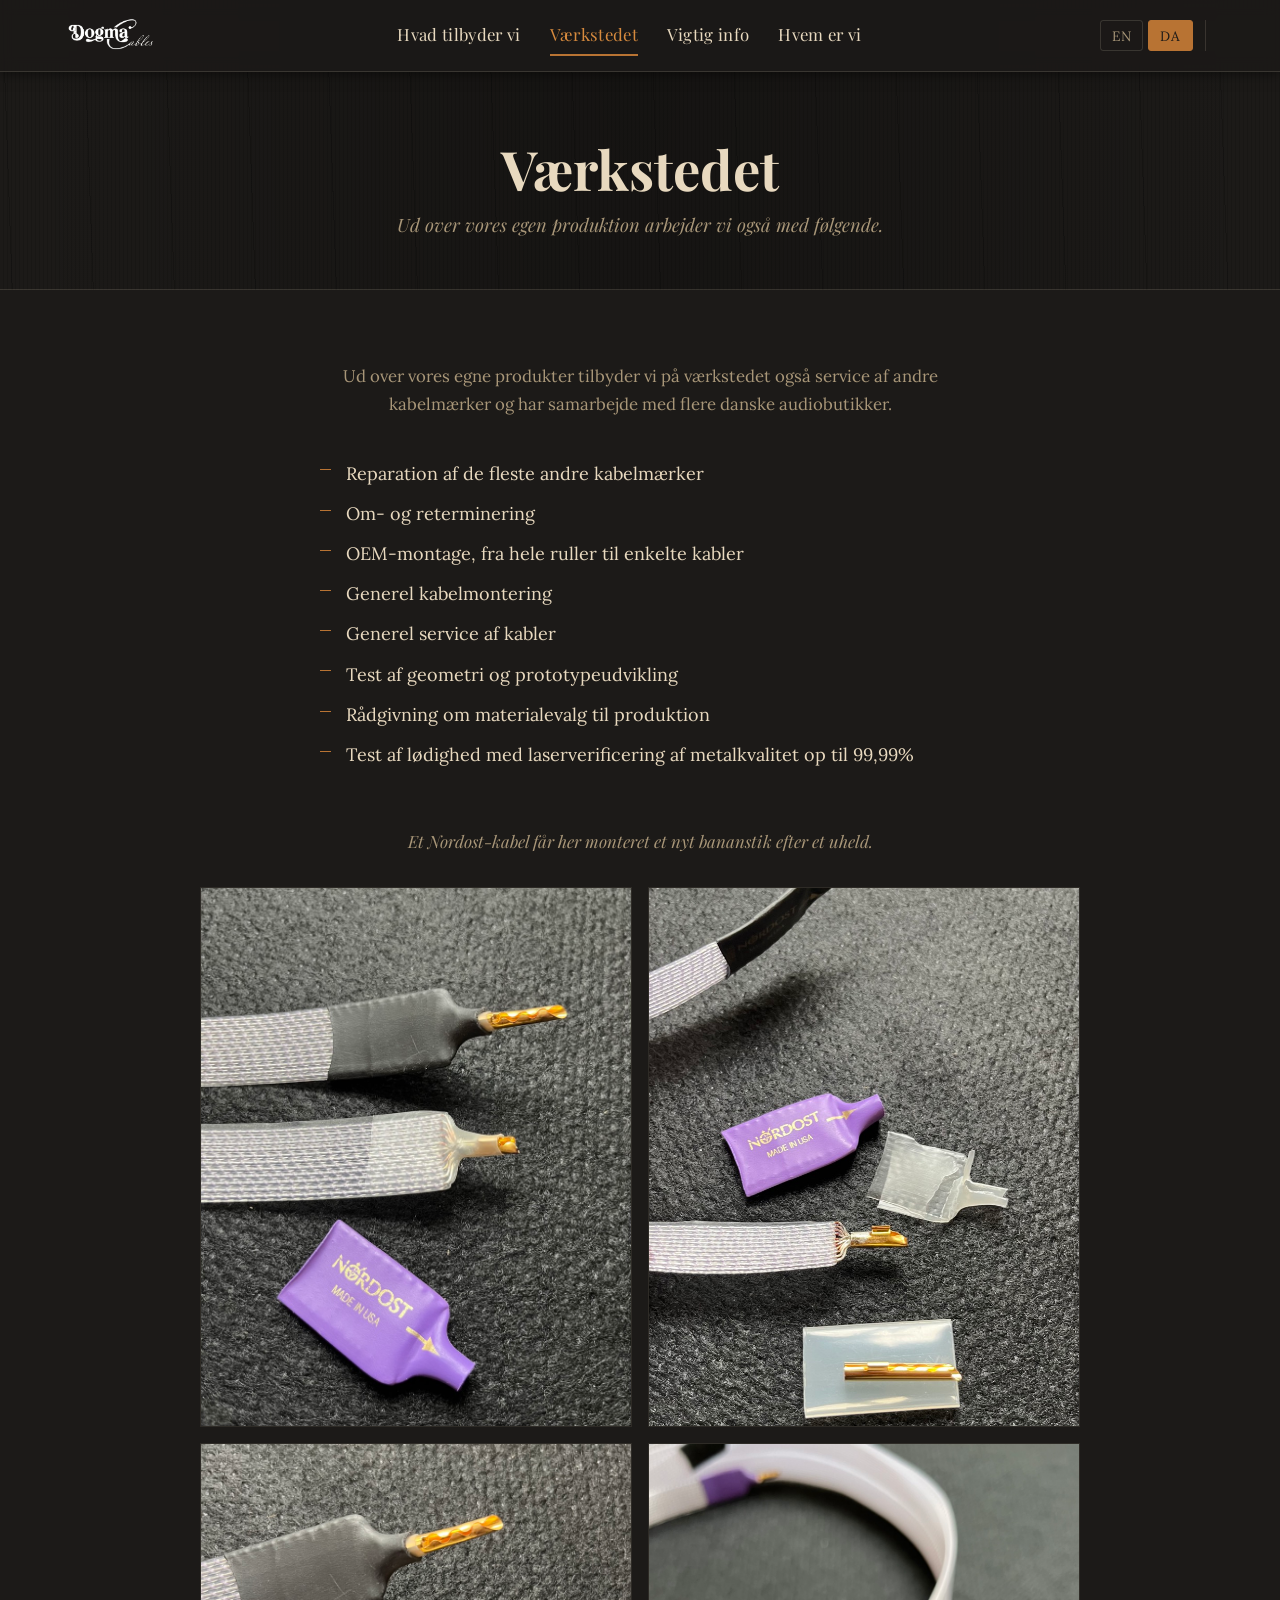
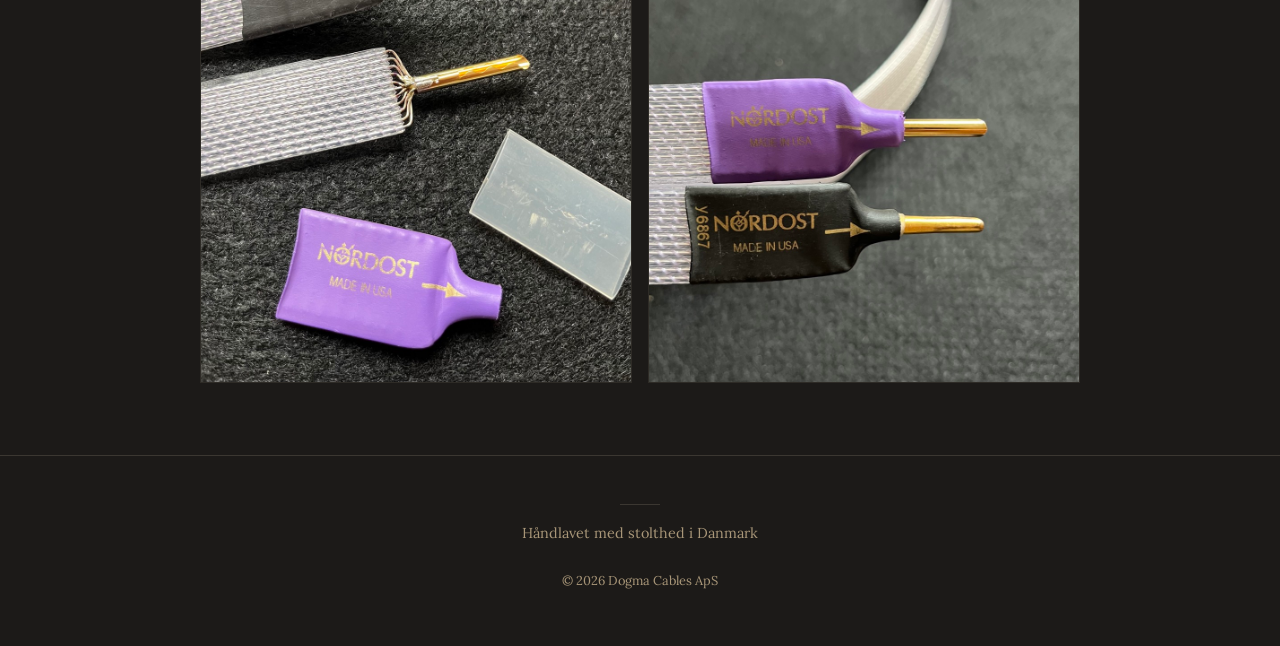
<file: services.html>
<!DOCTYPE html>
<html lang="da">
<head>
  <meta charset="UTF-8">
  <meta name="viewport" content="width=device-width, initial-scale=1.0">
  <link rel="icon" type="image/png" sizes="32x32" href="img/favicon-32.png">
  <link rel="apple-touch-icon" sizes="180x180" href="img/favicon-180.png">
  <meta name="description"
        data-en="Workshop services from Dogma Cables: re-termination, OEM assembly, repair of other cable brands, and purity testing."
        data-da="Værkstedsservice fra Dogma Cables: reterminering, OEM-montage, reparation af andre kabelmærker og lødighedstest."
        content="Værkstedsservice fra Dogma Cables: reterminering, OEM-montage, reparation af andre kabelmærker og lødighedstest.">
  <title data-en="Workshop — Dogma Cables"
         data-da="Værkstedet — Dogma Cables">Værkstedet — Dogma Cables</title>
  <link rel="preconnect" href="https://fonts.googleapis.com">
  <link rel="preconnect" href="https://fonts.gstatic.com" crossorigin>
  <link href="https://fonts.googleapis.com/css2?family=Playfair+Display:ital,wght@0,400;0,700;1,400;1,700&family=Lora:ital,wght@0,400;0,500;0,600;1,400&display=swap" rel="stylesheet">
  <link rel="stylesheet" href="css/base.css">
  <link rel="stylesheet" href="css/themes.css">
  <script src="js/lang.js" defer></script>
</head>
<body class="theme-dark">

  <header class="site-header">
    <div class="header-inner">
      <a href="index.html" class="header-logo" aria-label="Dogma Cables">
        <img src="img/dogma-logo.png" alt="Dogma Cables">
      </a>
      <nav class="main-nav" aria-label="Main">
        <a href="produktion.html" data-en="What we offer" data-da="Hvad tilbyder vi">Hvad tilbyder vi</a>
        <a href="services.html" class="active" data-en="Workshop" data-da="Værkstedet">Værkstedet</a>
        <a href="info.html" data-en="Important info" data-da="Vigtig info">Vigtig info</a>
        <a href="about.html" data-en="About us" data-da="Hvem er vi">Hvem er vi</a>
      </nav>
      <div class="lang-switcher" aria-label="Language">
        <button data-lang="en" type="button">EN</button>
        <button data-lang="da" type="button">DA</button>
      </div>
    </div>
  </header>

  <main>
    <section class="page-header">
      <h1 data-en="Workshop services" data-da="Værkstedet">Værkstedet</h1>
      <p class="subtitle"
         data-en="Besides our own production we also work on the following."
         data-da="Ud over vores egen produktion arbejder vi også med følgende.">Ud over vores egen produktion arbejder vi også med følgende.</p>
    </section>

    <section class="services">
      <div class="container">
        <p class="services-intro"
           data-en="Beyond our own products, our workshop also offers cable service for other brands and has partnerships with several Danish audio retailers."
           data-da="Ud over vores egne produkter tilbyder vi på værkstedet også service af andre kabelmærker og har samarbejde med flere danske audiobutikker.">Ud over vores egne produkter tilbyder vi på værkstedet også service af andre kabelmærker og har samarbejde med flere danske audiobutikker.</p>

        <ul class="services-list">
          <li data-en="Repair of most other cable brands"
              data-da="Reparation af de fleste andre kabelmærker">Reparation af de fleste andre kabelmærker</li>
          <li data-en="Re-termination"
              data-da="Om- og reterminering">Om- og reterminering</li>
          <li data-en="OEM assembly, from full reels to single cables"
              data-da="OEM-montage, fra hele ruller til enkelte kabler">OEM-montage, fra hele ruller til enkelte kabler</li>
          <li data-en="General cable assembly"
              data-da="Generel kabelmontering">Generel kabelmontering</li>
          <li data-en="General cable servicing"
              data-da="Generel service af kabler">Generel service af kabler</li>
          <li data-en="Geometry testing and prototype development"
              data-da="Test af geometri og prototypeudvikling">Test af geometri og prototypeudvikling</li>
          <li data-en="Materials advice for production"
              data-da="Rådgivning om materialevalg til produktion">Rådgivning om materialevalg til produktion</li>
          <li data-en="Purity testing with laser verification of metal quality up to 99.99%"
              data-da="Test af lødighed med laserverificering af metalkvalitet op til 99,99%">Test af lødighed med laserverificering af metalkvalitet op til 99,99%</li>
        </ul>

        <div class="services-case">
          <p class="services-case-caption"
             data-en="Here a Nordost cable is getting a new banana plug fitted after damage."
             data-da="Et Nordost-kabel får her monteret et nyt bananstik efter et uheld.">Et Nordost-kabel får her monteret et nyt bananstik efter et uheld.</p>

          <div class="services-gallery">
            <figure>
              <img src="img/cable-repair-1.jpg" loading="lazy"
                   alt="Damaged Nordost cable end with original banana plug removed">
            </figure>
            <figure>
              <img src="img/cable-repair-2.jpg" loading="lazy"
                   alt="Replacement components laid out next to the cable">
            </figure>
            <figure>
              <img src="img/cable-repair-3.jpg" loading="lazy"
                   alt="New banana plug being fitted to the cable">
            </figure>
            <figure>
              <img src="img/cable-repair-4.jpg" loading="lazy"
                   alt="The finished pair of Nordost cables with new banana plugs">
            </figure>
          </div>
        </div>
      </div>
    </section>

  </main>

  <footer>
    <hr class="footer-rule">
    <p data-en="Handmade with pride in Denmark" data-da="Håndlavet med stolthed i Danmark">Håndlavet med stolthed i Danmark</p>
    <p class="footer-copyright">&copy; 2026 Dogma Cables ApS</p>
  </footer>

</body>
</html>
</file>
<file: css/base.css>
/* Dogma Cables — base layout, theme-agnostic.
   Themes are scoped to body class in themes.css and override these. */

:root {
  --bg: #f2ede3;
  --bg-alt: #ebe3d3;
  --header-bg: rgba(242, 237, 227, 0.92);
  --text: #3a2a1e;
  --text-muted: #6b5544;
  --accent: #b87333;
  --accent-strong: #8a4f1f;
  --border: rgba(58, 42, 30, 0.18);
  --shadow: rgba(58, 42, 30, 0.12);
  --wood-overlay: 0.06;
  --logo-filter: none;
  --header-height: 4.5rem;
}

* {
  box-sizing: border-box;
  margin: 0;
  padding: 0;
}

html {
  scroll-behavior: smooth;
}

body {
  font-family: 'Lora', Georgia, 'Times New Roman', serif;
  font-size: 18px;
  line-height: 1.7;
  color: var(--text);
  background-color: var(--bg);
  background-image:
    radial-gradient(ellipse at top, rgba(0, 0, 0, var(--wood-overlay)) 0%, transparent 70%),
    repeating-linear-gradient(
      90deg,
      transparent 0px,
      transparent 3px,
      rgba(0, 0, 0, calc(var(--wood-overlay) * 0.5)) 3px,
      rgba(0, 0, 0, calc(var(--wood-overlay) * 0.5)) 4px
    ),
    repeating-linear-gradient(
      88deg,
      transparent 0px,
      transparent 80px,
      rgba(0, 0, 0, calc(var(--wood-overlay) * 0.8)) 80px,
      rgba(0, 0, 0, calc(var(--wood-overlay) * 0.8)) 81px
    );
  min-height: 100vh;
}

h1, h2, h3, h4 {
  font-family: 'Playfair Display', 'Times New Roman', serif;
  font-weight: 700;
  line-height: 1.2;
  color: var(--text);
}

h1 { font-size: clamp(2.4rem, 6vw, 4.5rem); }
h2 { font-size: clamp(1.8rem, 4vw, 2.8rem); margin-bottom: 1.2rem; }
h3 { font-size: 1.4rem; margin-bottom: 0.6rem; }

p {
  margin-bottom: 1rem;
}

a {
  color: var(--accent);
  text-decoration: none;
  border-bottom: 1px solid transparent;
  transition: border-color 0.2s ease, color 0.2s ease;
}

a:hover {
  border-bottom-color: var(--accent);
  color: var(--accent-strong);
}

/* ===== Sticky header ===== */
.site-header {
  position: sticky;
  top: 0;
  z-index: 100;
  height: var(--header-height);
  background: var(--header-bg);
  backdrop-filter: blur(8px);
  -webkit-backdrop-filter: blur(8px);
  border-bottom: 1px solid var(--border);
  box-shadow: 0 2px 12px var(--shadow);
}

.header-inner {
  max-width: 1200px;
  height: 100%;
  margin: 0 auto;
  padding: 0 1.5rem;
  display: flex;
  align-items: center;
  justify-content: space-between;
  gap: 1rem;
}

.header-logo {
  display: flex;
  align-items: center;
  border: none;
  flex-shrink: 0;
}

.header-logo:hover {
  border: none;
}

.header-logo img {
  height: 2.2rem;
  width: auto;
  filter: var(--logo-filter);
}

.main-nav {
  display: flex;
  gap: 1.8rem;
  font-family: 'Playfair Display', serif;
  font-size: 1.05rem;
  letter-spacing: 0.02em;
}

.main-nav a {
  color: var(--text);
  border-bottom: 2px solid transparent;
  padding: 0.3rem 0;
  transition: border-color 0.2s ease, color 0.2s ease;
}

.main-nav a:hover {
  color: var(--accent);
  border-bottom-color: transparent;
}

.main-nav a.active {
  border-bottom-color: var(--accent);
  color: var(--accent-strong);
}

.theme-switcher,
.lang-switcher {
  display: flex;
  gap: 0.3rem;
  font-family: 'Lora', serif;
  font-size: 0.85rem;
}

.lang-switcher {
  margin-right: 0.6rem;
  padding-right: 0.8rem;
  border-right: 1px solid var(--border);
}

.theme-switcher button,
.lang-switcher button {
  padding: 0.35rem 0.7rem;
  background: transparent;
  color: var(--text-muted);
  border: 1px solid var(--border);
  border-radius: 3px;
  cursor: pointer;
  font-family: inherit;
  font-size: inherit;
  letter-spacing: 0.04em;
  transition: background-color 0.15s ease, color 0.15s ease, border-color 0.15s ease;
}

.theme-switcher button:hover,
.lang-switcher button:hover {
  color: var(--text);
  border-color: var(--accent);
}

.theme-switcher button.active,
.lang-switcher button.active {
  background: var(--accent);
  color: var(--bg);
  border-color: var(--accent);
}

/* Mobile header */
@media (max-width: 720px) {
  .site-header {
    height: auto;
    padding: 0.6rem 0;
  }
  .header-inner {
    gap: 0.6rem;
  }
  .header-logo img { height: 1.6rem; }
  .main-nav { gap: 1.2rem; font-size: 0.95rem; }
  .lang-switcher {
    margin-right: 0;
    padding-right: 0;
    border-right: none;
    font-size: 0.8rem;
  }
  .lang-switcher button { padding: 0.3rem 0.55rem; }
}

/* ===== Layout ===== */
.container {
  max-width: 880px;
  margin: 0 auto;
  padding: 0 1.5rem;
}

section {
  padding: 4.5rem 0;
}

section.with-divider {
  border-bottom: 1px solid var(--border);
}

/* ===== Hero (homepage) ===== */
.hero {
  display: flex;
  align-items: flex-start;
  justify-content: center;
  text-align: center;
  padding: 1.5rem 1.5rem 0.5rem;
}

.hero-intro {
  max-width: 720px;
  margin: 1rem auto 0;
}

.hero-intro .contact-intro {
  color: var(--text);
}

/* Hero with photographic background — only on index.html via .hero-image.
   On the home page the photo is on the body instead so it carries through
   the contact section as well; this rule remains as a safe fallback. */
.hero-image {
  position: relative;
}

body:not(.page-home) .hero-image {
  background-image: url('../img/dogma-hero-bg.jpg');
  background-size: cover;
  background-position: center bottom;
  background-repeat: no-repeat;
}

body:not(.page-home) .hero-image::before {
  content: '';
  position: absolute;
  inset: 0;
  pointer-events: none;
  background: var(--hero-veil, rgba(242, 237, 227, 0.2));
}

/* Home-page full-bleed background: photo covers the whole page so the
   contact form sits on the same landscape as the hero. */
body.page-home {
  background-color: var(--bg);
  background-image:
    linear-gradient(rgba(28, 26, 24, 0.4), rgba(28, 26, 24, 0.55)),
    url('../img/dogma-hero-bg.jpg');
  background-size: cover;
  background-position: center bottom;
  background-repeat: no-repeat;
  background-attachment: fixed;
}

@media (max-width: 720px) {
  body.page-home {
    background-attachment: scroll;
    background-size: cover;
  }
}

body.page-home .home-contact {
  background: transparent;
}

body.page-home .contact-form input,
body.page-home .contact-form textarea {
  background: rgba(0, 0, 0, 0.3);
  border-color: rgba(232, 217, 191, 0.35);
  color: var(--text);
  backdrop-filter: blur(2px);
  -webkit-backdrop-filter: blur(2px);
}

body.page-home .contact-form input:focus,
body.page-home .contact-form textarea:focus {
  background: rgba(0, 0, 0, 0.45);
  border-color: var(--accent);
}

body.page-home .contact-form label {
  color: var(--text);
  text-shadow: 0 1px 6px rgba(0, 0, 0, 0.7);
}

body.page-home footer {
  background: var(--bg);
  position: relative;
  z-index: 1;
}

.hero-intro .contact-intro:last-child {
  margin-bottom: 0.5rem;
}

.hero-image .hero-inner {
  position: relative;
  z-index: 1;
}

/* Keep logo and tagline legible against the photo on darker themes */
body.theme-mid .hero-image .hero-logo,
body.theme-dark .hero-image .hero-logo {
  filter: var(--logo-filter) drop-shadow(0 2px 14px rgba(0, 0, 0, 0.6));
}

body.theme-mid .hero-image .hero-tagline,
body.theme-dark .hero-image .hero-tagline,
body.theme-mid .hero-image .hero-intro .contact-intro,
body.theme-dark .hero-image .hero-intro .contact-intro {
  text-shadow: 0 1px 8px rgba(0, 0, 0, 0.7);
}

.hero-inner {
  max-width: 720px;
}

.hero-logo {
  max-width: 100%;
  width: 540px;
  height: auto;
  margin-bottom: 0.5rem;
  filter: var(--logo-filter);
}

.hero-tagline {
  font-family: 'Playfair Display', serif;
  font-style: italic;
  font-size: clamp(1.2rem, 2.6vw, 1.7rem);
  color: var(--text-muted);
  margin-top: 0.5rem;
}

.hero-tagline-sub {
  font-size: 0.8em;
}

.hero-subtagline {
  font-family: 'Playfair Display', serif;
  font-style: italic;
  font-size: clamp(0.85rem, 1.6vw, 1.15rem);
  color: var(--text-muted);
  margin-top: 2rem;
}

.hero-rule {
  width: 60px;
  height: 1px;
  background: var(--accent);
  border: none;
  margin: 2rem auto;
}

/* ===== Page header (sub-pages) ===== */
.page-header {
  text-align: center;
  padding: 4rem 1.5rem 2rem;
  border-bottom: 1px solid var(--border);
}

.page-header h1 {
  font-size: clamp(2rem, 5vw, 3.4rem);
  margin-bottom: 0.5rem;
}

.page-header .subtitle {
  font-family: 'Playfair Display', serif;
  font-style: italic;
  color: var(--text-muted);
  font-size: 1.15rem;
}

/* ===== Quote ===== */
.quote {
  text-align: center;
  background: var(--bg-alt);
}

.quote blockquote {
  font-family: 'Playfair Display', serif;
  font-style: italic;
  font-size: clamp(1.5rem, 3.2vw, 2.2rem);
  line-height: 1.4;
  color: var(--text);
  max-width: 720px;
  margin: 0 auto;
  padding: 0 1.5rem;
}

.quote-attr {
  display: block;
  margin-top: 1.2rem;
  font-style: normal;
  font-family: 'Lora', serif;
  font-size: 1rem;
  color: var(--text-muted);
  letter-spacing: 0.05em;
}

/* ===== About ===== */
.about p {
  font-size: 1.05rem;
  margin-bottom: 1.4rem;
  line-height: 1.75;
}

/* ===== Products / Cables ===== */
.products-intro {
  text-align: center;
  max-width: 640px;
  margin: 0 auto 2.5rem;
  color: var(--text-muted);
}

.products-cta {
  text-align: center;
  margin-top: 3rem;
}

.products-cta a {
  font-family: 'Playfair Display', serif;
  font-size: 1.1rem;
}

.products-list {
  list-style: none;
  display: grid;
  gap: 1.5rem;
  margin-top: 1.5rem;
}

.product-item {
  padding: 1.5rem;
  background: var(--bg-alt);
  border-left: 3px solid var(--accent);
}

.product-item h3 {
  margin-bottom: 0.4rem;
  color: var(--text);
}

.product-item p {
  margin: 0;
  color: var(--text-muted);
  font-size: 0.98rem;
}

/* ===== About us page ===== */
.about {
  background: var(--bg);
  padding: 3.5rem 1.5rem;
}

.about .container {
  max-width: 720px;
}

.about-lead {
  font-family: 'Playfair Display', serif;
  font-style: italic;
  font-size: clamp(1.4rem, 3vw, 2rem);
  color: var(--text);
  text-align: center;
  margin: 0 0 3rem;
  padding: 0 1rem;
  border: none;
  line-height: 1.4;
}

.about .container > p {
  margin-bottom: 1.4rem;
  font-size: 1.05rem;
  line-height: 1.75;
}

.dogma-rules {
  list-style: none;
  counter-reset: rule;
  max-width: 640px;
  margin: 2rem auto 2.5rem;
  padding: 0;
}

.dogma-rules li {
  counter-increment: rule;
  position: relative;
  padding: 0.9rem 0 0.9rem 2.6rem;
  border-bottom: 1px solid var(--border);
  line-height: 1.6;
}

.dogma-rules li:last-child {
  border-bottom: none;
}

.dogma-rules li::before {
  content: counter(rule) ".";
  position: absolute;
  left: 0;
  top: 0.6rem;
  font-family: 'Playfair Display', serif;
  font-size: 1.4rem;
  font-weight: 700;
  color: var(--accent);
  width: 2rem;
}

.about-tagline {
  font-family: 'Playfair Display', serif;
  font-style: italic;
  font-size: clamp(1.3rem, 2.6vw, 1.8rem);
  color: var(--accent-strong);
  text-align: center;
  margin: 3rem 0 1rem;
}

.team {
  background: var(--bg);
  padding: 3.5rem 1.5rem;
  border-top: 1px solid var(--border);
}

.team .container {
  max-width: 720px;
}

.team-heading {
  text-align: center;
  margin-bottom: 2.5rem;
}

.team-member {
  max-width: 720px;
  margin: 0 auto 3rem;
}

.team-member h3 {
  font-family: 'Playfair Display', serif;
  font-size: 1.4rem;
  color: var(--text);
  margin-bottom: 0.8rem;
}

.team-member p {
  color: var(--text);
  font-size: 1.05rem;
  line-height: 1.75;
}

/* ===== Workshop services section ===== */
.services {
  background: var(--bg);
  padding: 4.5rem 1.5rem;
}

body.page-home .services {
  background: rgba(28, 26, 24, 0.78);
  backdrop-filter: blur(2px);
  -webkit-backdrop-filter: blur(2px);
}

.services .container {
  max-width: 980px;
}

.services-heading {
  text-align: center;
  margin-bottom: 1rem;
}

.services-intro {
  text-align: center;
  max-width: 680px;
  margin: 0 auto 2.5rem;
  color: var(--text-muted);
  font-size: 1.05rem;
}

.services-list {
  list-style: none;
  max-width: 640px;
  margin: 0 auto 3.5rem;
  display: grid;
  gap: 0.6rem;
}

.services-list li {
  position: relative;
  padding-left: 1.6rem;
  color: var(--text);
}

.services-list li::before {
  content: '';
  position: absolute;
  left: 0;
  top: 0.6em;
  width: 0.7rem;
  height: 1px;
  background: var(--accent);
}

.services-case {
  margin-top: 1rem;
}

.services-case-caption {
  text-align: center;
  max-width: 600px;
  margin: 0 auto 2rem;
  font-family: 'Playfair Display', serif;
  font-style: italic;
  font-size: 1.05rem;
  color: var(--text-muted);
}

.services-gallery {
  display: grid;
  grid-template-columns: repeat(2, 1fr);
  gap: 1rem;
  max-width: 880px;
  margin: 0 auto;
}

.services-gallery figure {
  margin: 0;
  overflow: hidden;
  background: #0d0c0b;
  border: 1px solid var(--border);
  aspect-ratio: 4 / 5;
}

.services-gallery img {
  display: block;
  width: 100%;
  height: 100%;
  object-fit: cover;
  transition: transform 0.4s ease;
}

.services-gallery figure:hover img {
  transform: scale(1.03);
}

@media (max-width: 600px) {
  .services {
    padding: 3rem 1rem;
  }
  .services-gallery {
    grid-template-columns: 1fr;
    gap: 0.8rem;
  }
}

.services-info {
  border-top: 1px solid var(--border);
}

.services-info .container {
  max-width: 720px;
}

.services-info p {
  color: var(--text);
  font-size: 1.05rem;
  line-height: 1.75;
  margin-bottom: 1.4rem;
}

.services-info .services-intro {
  color: var(--text-muted);
  font-size: 1.05rem;
}

.services-footnote {
  font-size: 0.92rem !important;
  font-style: italic;
  color: var(--text-muted) !important;
  margin-bottom: 2.5rem !important;
}

.services-subheading {
  text-align: center;
  margin: 1rem 0 1.6rem;
  font-size: clamp(1.5rem, 3vw, 1.9rem);
}

/* ===== "Hvad tilbyder vi" / builds page ===== */
.services-info-lead {
  max-width: 720px;
  margin: 0 auto 1.4rem;
  color: var(--text);
  font-size: 1.05rem;
  line-height: 1.75;
}

.builds-subheading {
  margin-top: 3rem;
}

.builds-figure {
  position: relative;
  max-width: 980px;
  margin: 0 auto 1.5rem;
  border: 1px solid var(--border);
  background: #0d0c0b;
  line-height: 0;
}

.builds-figure img {
  display: block;
  width: 100%;
  height: auto;
}

.builds-figure-single {
  max-width: 680px;
  margin-top: 0.5rem;
}

.build-num {
  position: absolute;
  top: 2.5%;
  transform: translateX(-50%);
  display: flex;
  align-items: center;
  justify-content: center;
  width: clamp(1.15rem, 3.4vw, 1.7rem);
  height: clamp(1.15rem, 3.4vw, 1.7rem);
  border-radius: 50%;
  background: rgba(20, 18, 16, 0.82);
  border: 1px solid var(--accent);
  color: var(--accent-strong);
  font-family: 'Lora', serif;
  font-size: clamp(0.7rem, 1.9vw, 0.95rem);
  font-weight: 600;
  line-height: 1;
}

/* ===== Home-page contact section ===== */
.home-contact {
  background: var(--bg);
  padding-top: 0.5rem;
  padding-bottom: 2.5rem;
}

.home-contact-heading {
  text-align: center;
  margin-bottom: 1rem;
}

.contact-intro-lead {
  font-family: 'Playfair Display', serif;
  font-style: italic;
  font-size: clamp(1.3rem, 2.4vw, 1.7rem);
  color: var(--text);
  margin-bottom: 1.2rem;
}

/* ===== Contact form ===== */
.contact-intro {
  text-align: center;
  margin-bottom: 2rem;
  color: var(--text-muted);
  max-width: 560px;
  margin-left: auto;
  margin-right: auto;
}

.contact-form {
  max-width: 560px;
  margin: 0 auto;
  display: grid;
  gap: 1rem;
}

.contact-form label {
  font-family: 'Lora', serif;
  font-size: 0.9rem;
  letter-spacing: 0.05em;
  color: var(--text-muted);
  display: block;
  margin-bottom: 0.4rem;
  text-transform: uppercase;
}

.contact-form input,
.contact-form textarea {
  width: 100%;
  padding: 0.8rem 1rem;
  font-family: 'Lora', serif;
  font-size: 1rem;
  color: var(--text);
  background: var(--bg);
  border: 1px solid var(--border);
  border-radius: 2px;
  transition: border-color 0.2s ease;
}

.contact-form input:focus,
.contact-form textarea:focus {
  outline: none;
  border-color: var(--accent);
}

.contact-form textarea {
  min-height: 140px;
  resize: vertical;
  font-family: 'Lora', serif;
}

.contact-form button {
  padding: 0.9rem 2rem;
  font-family: 'Playfair Display', serif;
  font-size: 1.05rem;
  font-weight: 600;
  letter-spacing: 0.05em;
  color: var(--bg);
  background: var(--accent);
  border: none;
  border-radius: 2px;
  cursor: pointer;
  justify-self: center;
  transition: background-color 0.2s ease;
}

.contact-form button:hover {
  background: var(--accent-strong);
}

.contact-direct {
  text-align: center;
  margin-top: 2rem;
  font-size: 0.95rem;
  color: var(--text-muted);
}

.contact-direct strong {
  color: var(--text);
  font-weight: 600;
}

.form-status {
  text-align: center;
  font-size: 0.95rem;
  padding: 0.8rem;
  border-radius: 2px;
  display: none;
}

.form-status.success {
  display: block;
  background: rgba(184, 115, 51, 0.15);
  color: var(--accent-strong);
  border: 1px solid var(--accent);
}

.form-status.error {
  display: block;
  background: rgba(160, 40, 30, 0.15);
  color: #a0281e;
  border: 1px solid #a0281e;
}

/* ===== Footer ===== */
footer {
  text-align: center;
  padding: 3rem 1.5rem;
  font-size: 0.9rem;
  color: var(--text-muted);
  background: var(--bg);
  border-top: 1px solid var(--border);
}

footer p {
  margin-bottom: 0.4rem;
}

footer a {
  color: var(--text-muted);
}

footer a:hover {
  color: var(--accent);
}

.footer-rule {
  width: 40px;
  height: 1px;
  background: var(--border);
  border: none;
  margin: 0 auto 1rem;
}

.footer-copyright {
  margin-top: 1.5rem;
  font-size: 0.8rem;
}

/* ===== Responsive ===== */
@media (max-width: 600px) {
  body { font-size: 17px; }
  section { padding: 3.5rem 0; }
}
</file>
<file: css/themes.css>
/* Dark theme — the only theme. Scoped to body.theme-dark to keep the
   variable structure intact in case a light theme is ever added back. */

body.theme-dark {
  --bg: #1c1a18;
  --bg-alt: #26221e;
  --header-bg: rgba(28, 26, 24, 0.92);
  --text: #e8d9bf;
  --text-muted: #a89678;
  --accent: #b87333;
  --accent-strong: #d68a3e;
  --border: rgba(232, 217, 191, 0.15);
  --shadow: rgba(0, 0, 0, 0.5);
  --wood-overlay: 0.25;
  --logo-filter: invert(1) sepia(0.2) saturate(0.4) brightness(1.05);
  --hero-veil: rgba(28, 26, 24, 0.35);
}
</file>
